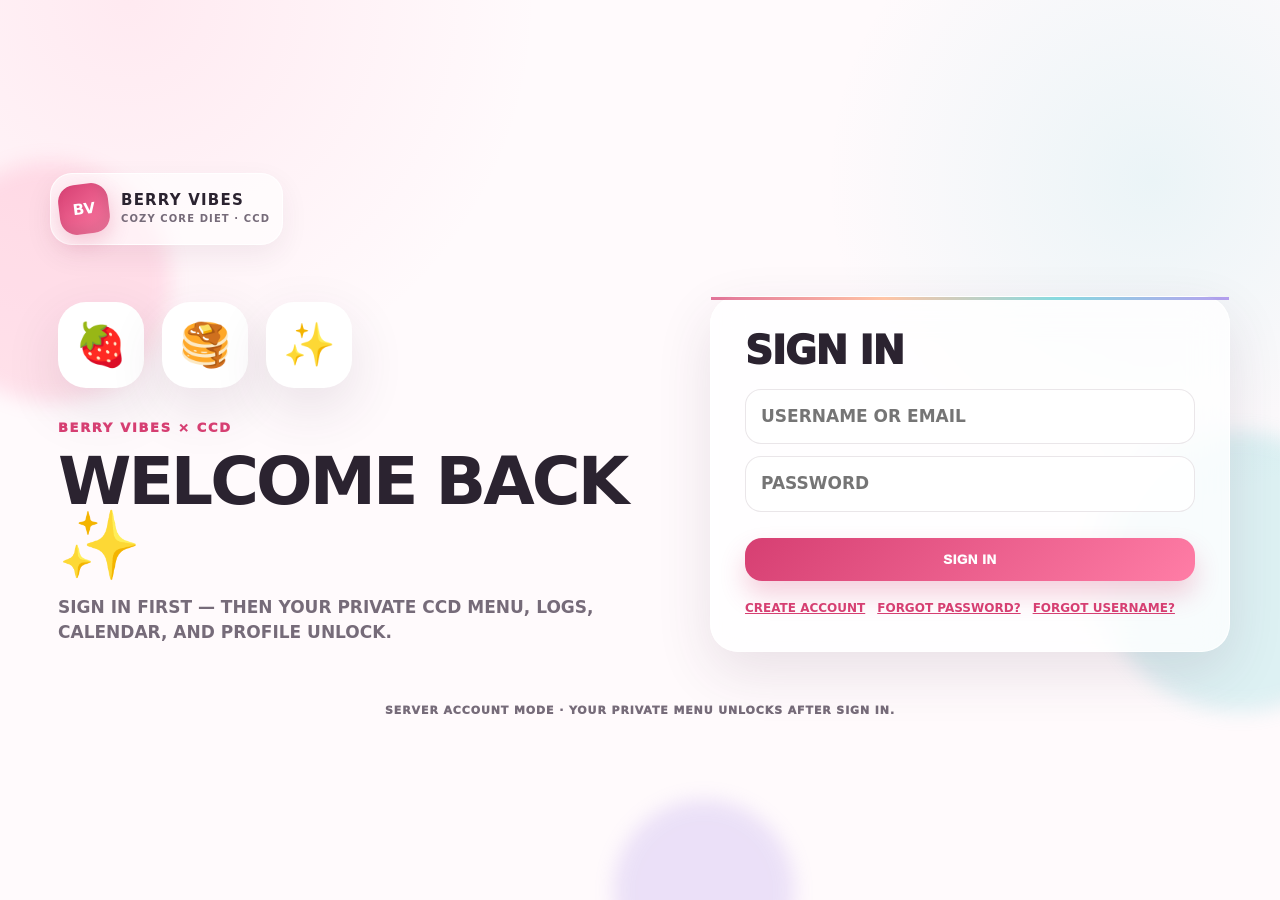
<file: index.html>
<!doctype html>
<html lang="en" data-theme="berry-cream">
<head>
<meta charset="utf-8"><meta name="viewport" content="width=device-width,initial-scale=1">
<meta name="description" content="Berry Vibes Studio Cozy Core Diet interactive website">
<title>Today · Berry Vibes CCD</title>
<link rel="stylesheet" href="style.css">
</head>
<body class="" data-page="index">
<div class="ambient ambient-a"></div><div class="ambient ambient-b"></div><div class="ambient ambient-c"></div>
<nav class="top-nav"><a class="brand" href="index.html"><span class="brand-orb">BV</span><span>BERRY VIBES × CCD</span></a><div class="nav-scroll"><a class="nav-link" href="index.html">TODAY</a><a class="nav-link" href="foods.html">FOOD</a><a class="nav-link" href="recipes.html">RECIPES</a><a class="nav-link" href="sotd.html">SOTD</a><a class="nav-link" href="exercise.html">MOVE</a><a class="nav-link" href="fasting.html">FASTING</a><a class="nav-link" href="restaurants.html">RESTAURANTS</a><a class="nav-link" href="grocery.html">GROCERY</a><a class="nav-link" href="battle.html">BATTLE</a><a class="nav-link" href="facts.html">FACTS</a><a class="nav-link" href="calendar.html">CALENDAR</a><a class="nav-link" href="period.html">PERIOD</a><a class="nav-link" href="social.html">SOCIAL</a><a class="nav-link" href="profile.html">PROFILE</a><a class="nav-link" href="settings.html">SETTINGS</a><a class="nav-link" href="about.html">ABOUT</a></div><a class="nav-auth" data-auth-link href="login.html">SIGN IN</a></nav>
<main class="page-shell">
<section class="homepage-cinematic" id="homepageCinematic" aria-label="Animated CCD visual gallery">
  <div id="heroGallerySlides" class="hero-gallery-slides"></div>
  <div class="hero-cinematic-shade"></div>
  <div class="hero-cinematic-content">
    <p class="hero-cinematic-kicker">BERRY VIBES × COZY CORE DIET</p>
    <h1 id="heroGalleryTitle">YOUR DAY, BUT VISUAL.</h1>
    <p id="heroGalleryMeta">FOOD · RECIPES · MOVEMENT · LITTLE MOMENTS</p>
    <div class="hero-cinematic-actions"><a class="btn hero-light" href="foods.html">OPEN FOOD LOG</a><a class="hero-watch" href="recipes.html"><span>▶</span> EXPLORE RECIPES</a></div>
  </div>
  <div class="hero-gallery-counter"><strong id="heroGalleryNumber">01</strong><span id="heroGalleryTotal">05</span></div>
  <div class="hero-gallery-controls"><button id="heroGalleryPrev" aria-label="Previous image">PREV</button><div id="heroGalleryDots" class="hero-gallery-dots"></div><button id="heroGalleryNext" aria-label="Next image">NEXT</button></div>
</section>

<section class="dashboard-hero kinetic-stage">
  <div class="hero-copy">
    <p class="eyebrow" id="dateLabel">TODAY</p>
    <h1 id="greeting">GOOD MORNING, DANIELLE ✨</h1>
    <p class="hero-sub">YOUR COZY CORE DIET CONTROL ROOM — LOG, MIX, MOVE, COMPARE, AND KEEP THE DAY VISUAL.</p>
    <div class="hero-actions"><a class="btn primary" href="foods.html">LOG FOOD</a><a class="btn ghost" href="recipes.html">OPEN RECIPE LAB</a></div>
  </div>
  <div class="orbit-scene" aria-hidden="true"><div class="orbit-ring ring-1"></div><div class="orbit-ring ring-2"></div><div class="float-chip chip-a">🥞</div><div class="float-chip chip-b">💧</div><div class="float-chip chip-c">🚶🏽‍♀️</div><div class="float-chip chip-d">🍪</div><div class="core-orb"><span>CCD</span><small>PLAY MODE</small></div></div>
</section>
<section class="metric-ribbon" id="todayMetrics"></section>
<section class="two-col dashboard-grid">
  <article class="glass-card tilt-card"><div class="section-kicker">HORIZONTAL MACRO VIEW</div><h2>MACROS SO FAR</h2><div id="macroBars" class="bar-stack"></div></article>
  <article class="glass-card tilt-card"><div class="section-kicker">HORIZONTAL FOOD PYRAMID</div><h2>CCD FOOD PYRAMID</h2><div id="pyramidBars" class="bar-stack"></div></article>
</section>
<section class="three-col">
  <article class="glass-card"><div class="section-kicker">WATER</div><h2>HYDRATION</h2><div class="water-stack"><div class="water-visual" id="waterVisual"></div><div><strong id="waterCount">0</strong><span>BOTTLES</span></div></div><div class="segmented"><button data-water="1">+1</button><button data-water="2">+2</button><button data-water="-1">−1</button></div></article>
  <article class="glass-card"><div class="section-kicker">MOVEMENT STAYS SEPARATE</div><h2>MOVE BURN</h2><div class="big-number" id="burnToday">0</div><p>KCAL ESTIMATED FROM TODAY'S LOGGED MOVEMENT.</p><a href="exercise.html" class="text-link">OPEN MOVEMENT →</a></article>
  <article class="glass-card"><div class="section-kicker">FASTING WINDOW</div><h2>LAST FAST</h2><div class="big-number smallish" id="fastSummary">—</div><p id="fastMeta">NO FAST LOGGED YET.</p><a href="fasting.html" class="text-link">LOG FAST →</a></article>
</section>
<section class="glass-card timeline-card"><div class="section-row"><div><div class="section-kicker">TODAY'S STORY</div><h2>LOG TIMELINE</h2></div><a class="btn tiny ghost" href="calendar.html">CALENDAR</a></div><div id="timeline" class="timeline"></div></section>
<section class="glass-card"><div class="section-row"><div><div class="section-kicker">REAL FOOD PHOTOGRAPHY</div><h2>QUICK FOOD PORTALS</h2></div><a class="text-link" href="foods.html">SEE ALL →</a></div><div id="photoPortal" class="photo-grid"></div></section>
<footer class="ccd-footer"><strong>LET’S MAKE...</strong><span>THE NEXT COZY THING 😋✨</span></footer>
</main>
<div id="toast" class="toast" aria-live="polite"></div>
<script src="config.js"></script><script src="data.js"></script><script src="script.js"></script>
</body></html>
</file>
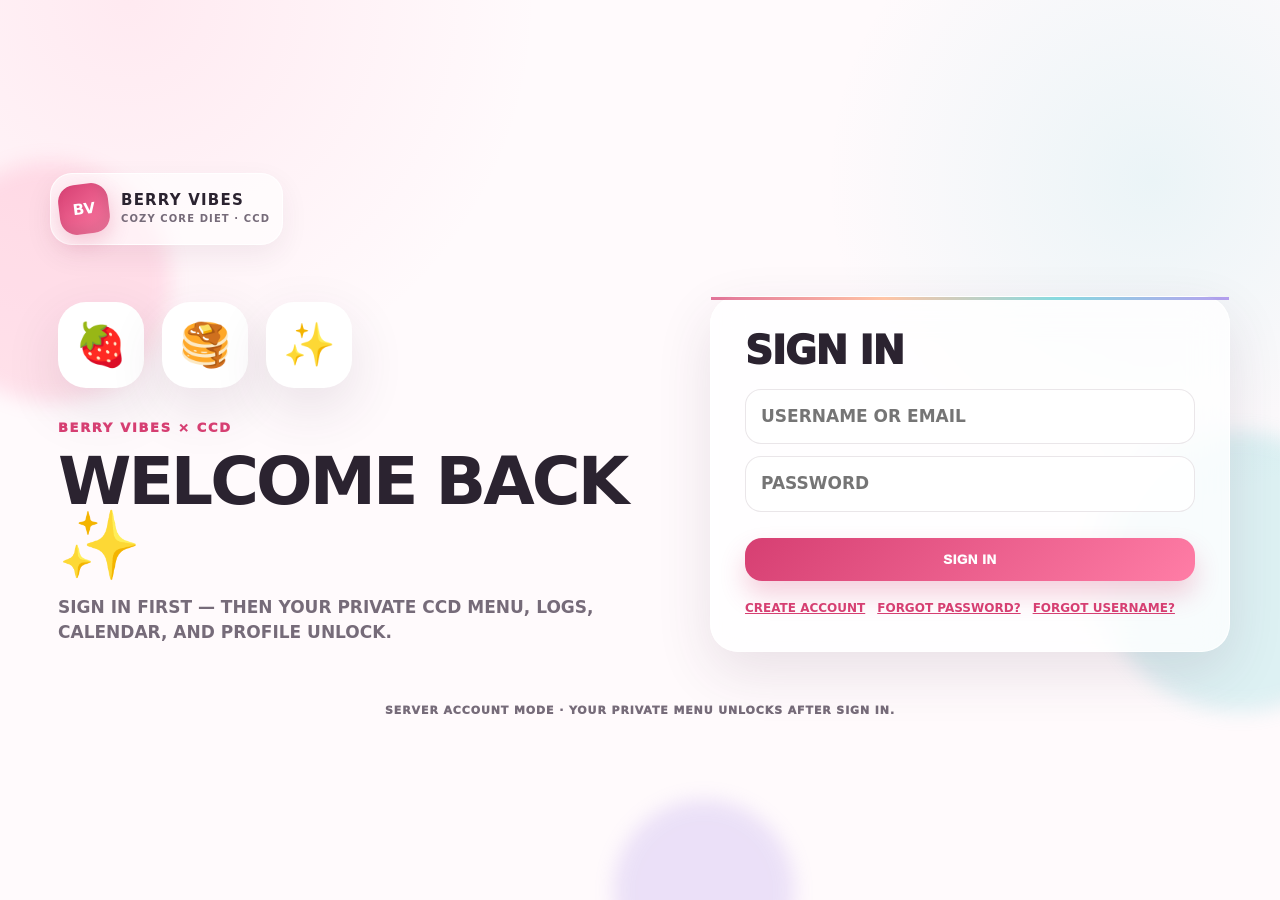
<file: about.html>
<!doctype html>
<html lang="en" data-theme="berry-cream">
<head>
<meta charset="utf-8"><meta name="viewport" content="width=device-width,initial-scale=1">
<meta name="description" content="Berry Vibes Studio Cozy Core Diet interactive website">
<title>About · Berry Vibes CCD</title>
<link rel="stylesheet" href="style.css">
</head>
<body class="" data-page="about">
<div class="ambient ambient-a"></div><div class="ambient ambient-b"></div><div class="ambient ambient-c"></div>
<nav class="top-nav"><a class="brand" href="index.html"><span class="brand-orb">BV</span><span>BERRY VIBES × CCD</span></a><div class="nav-scroll"><a class="nav-link" href="index.html">TODAY</a><a class="nav-link" href="foods.html">FOOD</a><a class="nav-link" href="recipes.html">RECIPES</a><a class="nav-link" href="sotd.html">SOTD</a><a class="nav-link" href="exercise.html">MOVE</a><a class="nav-link" href="fasting.html">FASTING</a><a class="nav-link" href="restaurants.html">RESTAURANTS</a><a class="nav-link" href="grocery.html">GROCERY</a><a class="nav-link" href="battle.html">BATTLE</a><a class="nav-link" href="facts.html">FACTS</a><a class="nav-link" href="calendar.html">CALENDAR</a><a class="nav-link" href="period.html">PERIOD</a><a class="nav-link" href="social.html">SOCIAL</a><a class="nav-link" href="profile.html">PROFILE</a><a class="nav-link" href="settings.html">SETTINGS</a><a class="nav-link" href="about.html">ABOUT</a></div><a class="nav-auth" data-auth-link href="login.html">SIGN IN</a></nav>
<main class="page-shell">
<section class="page-head"><p class="eyebrow">ABOUT BERRY VIBES × CCD</p><h1>COZY CORE DIET, BUT BUILT LIKE A PLAYGROUND 🎮🍓</h1></section>
<section class="two-col"><article class="glass-card"><h2>WHAT THIS WEBSITE DOES</h2><p class="large-copy">IT BRINGS YOUR FOOD + DRINK LOGS, RECOVERED CCD RECIPES, SOTD PRESETS, RESTAURANT FOODS, GROCERY PLANNING, FASTING, WATER, MOVEMENT, PHOTOS, RECIPE CARDS, AN EDITABLE CALENDAR, PERIOD TRACKING, SOCIAL POSTS, SETTINGS, AND FOOD BATTLES INTO ONE MULTI-PAGE WEBSITE.</p></article><article class="glass-card"><h2>THE DESIGN RULE</h2><p class="large-copy">THE INTERFACE IS CLEAN, BRIGHT, 3D, PLAYFUL, AND MOBILE-FRIENDLY — BUT NOT A TACKY GAME CLONE. THE TIME CONTROL IS A SCROLL WHEEL INPUT, NOT A TIMER.</p></article></section>
<section class="glass-card"><h2>DATA + NUTRITION</h2><p class="large-copy">KNOWN CCD / SOTD FOODS USE THE BUILT-IN ARCHIVE. HISTORICAL ITEMS WITHOUT FULL PRESERVED MACROS ARE LABELED AS AUTO ESTIMATES INSTEAD OF PRETENDING THE NUMBERS ARE VERIFIED. NEW RESTAURANT ITEMS ARE THE ONE PLACE WHERE YOU CAN TYPE NUTRITION MANUALLY.</p></section>
<section class="glass-card"><h2>ACCOUNT + BACKEND</h2><p class="large-copy">THE REPOSITORY INCLUDES A NODE BACKEND FOR SIGN-UP, SIGN-IN, PROFILE SAVING, RECOVERY CODES, IMAGE UPLOADS, LOG CREATE/EDIT/DELETE SYNC, AND SHARED SOCIAL POSTS / FOLLOWS / LIKES / COMMENTS BETWEEN BACKEND ACCOUNTS. GITHUB PAGES STILL WORKS BY ITSELF WITH BROWSER-LOCAL FALLBACK DATA.</p></section>
<footer class="ccd-footer"><strong>LET’S MAKE...</strong><span>A CCD WEBSITE THAT ACTUALLY FEELS FUN 😋✨</span></footer>
</main>
<div id="toast" class="toast" aria-live="polite"></div>
<script src="config.js"></script><script src="data.js"></script><script src="script.js"></script>
</body></html>
</file>
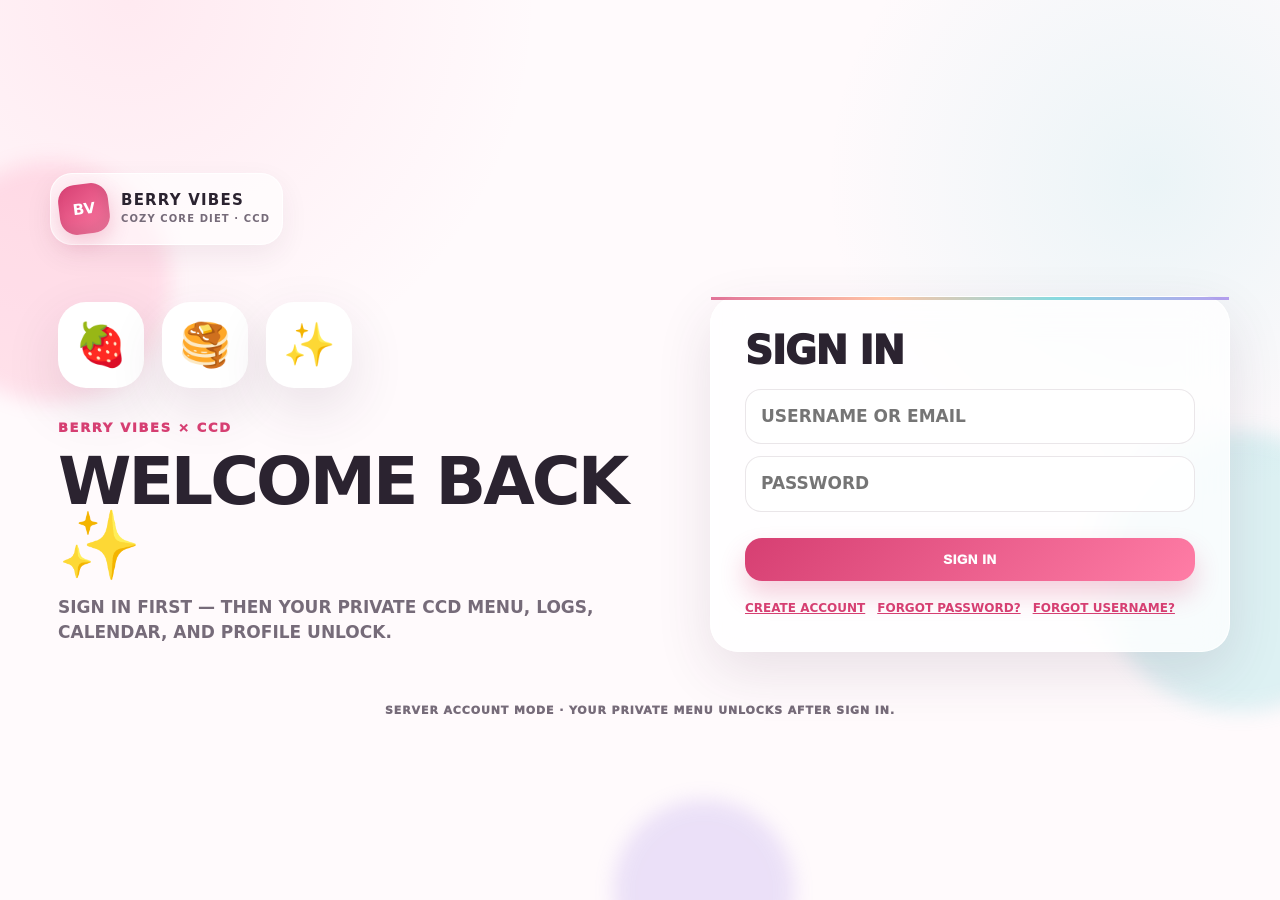
<file: battle.html>
<!doctype html>
<html lang="en" data-theme="berry-cream">
<head>
<meta charset="utf-8"><meta name="viewport" content="width=device-width,initial-scale=1">
<meta name="description" content="Berry Vibes Studio Cozy Core Diet interactive website">
<title>Food Battle · Berry Vibes CCD</title>
<link rel="stylesheet" href="style.css">
</head>
<body class="" data-page="battle">
<div class="ambient ambient-a"></div><div class="ambient ambient-b"></div><div class="ambient ambient-c"></div>
<nav class="top-nav"><a class="brand" href="index.html"><span class="brand-orb">BV</span><span>BERRY VIBES × CCD</span></a><div class="nav-scroll"><a class="nav-link" href="index.html">TODAY</a><a class="nav-link" href="foods.html">FOOD</a><a class="nav-link" href="recipes.html">RECIPES</a><a class="nav-link" href="sotd.html">SOTD</a><a class="nav-link" href="exercise.html">MOVE</a><a class="nav-link" href="fasting.html">FASTING</a><a class="nav-link" href="restaurants.html">RESTAURANTS</a><a class="nav-link" href="grocery.html">GROCERY</a><a class="nav-link" href="battle.html">BATTLE</a><a class="nav-link" href="facts.html">FACTS</a><a class="nav-link" href="calendar.html">CALENDAR</a><a class="nav-link" href="period.html">PERIOD</a><a class="nav-link" href="social.html">SOCIAL</a><a class="nav-link" href="profile.html">PROFILE</a><a class="nav-link" href="settings.html">SETTINGS</a><a class="nav-link" href="about.html">ABOUT</a></div><a class="nav-auth" data-auth-link href="login.html">SIGN IN</a></nav>
<main class="page-shell">
<section class="page-head"><p class="eyebrow">FOOD COMPARISON BATTLE</p><h1>CHOOSE TWO FOODS. PICK A METRIC. CROWN A WINNER. 👑</h1></section>
<section class="battle-console glass-card"><div class="battle-selectors"><select id="battleLeft" class="input"></select><div class="versus-orb">VS</div><select id="battleRight" class="input"></select></div><div class="segmented battle-metrics"><button data-battle-metric="calories" class="active">CALORIES</button><button data-battle-metric="protein">PROTEIN</button><button data-battle-metric="fiber">FIBER</button><button data-battle-metric="carbs">CARBS</button></div><div id="battleArena" class="battle-arena"></div><div id="battleWinner" class="winner-stage"></div></section>
<footer class="ccd-footer"><strong>LET’S MAKE...</strong><span>THE FOOD BATTLE DRAMATIC FOR NO REASON 😂👑</span></footer>
</main>
<div id="toast" class="toast" aria-live="polite"></div>
<script src="config.js"></script><script src="data.js"></script><script src="script.js"></script>
</body></html>
</file>
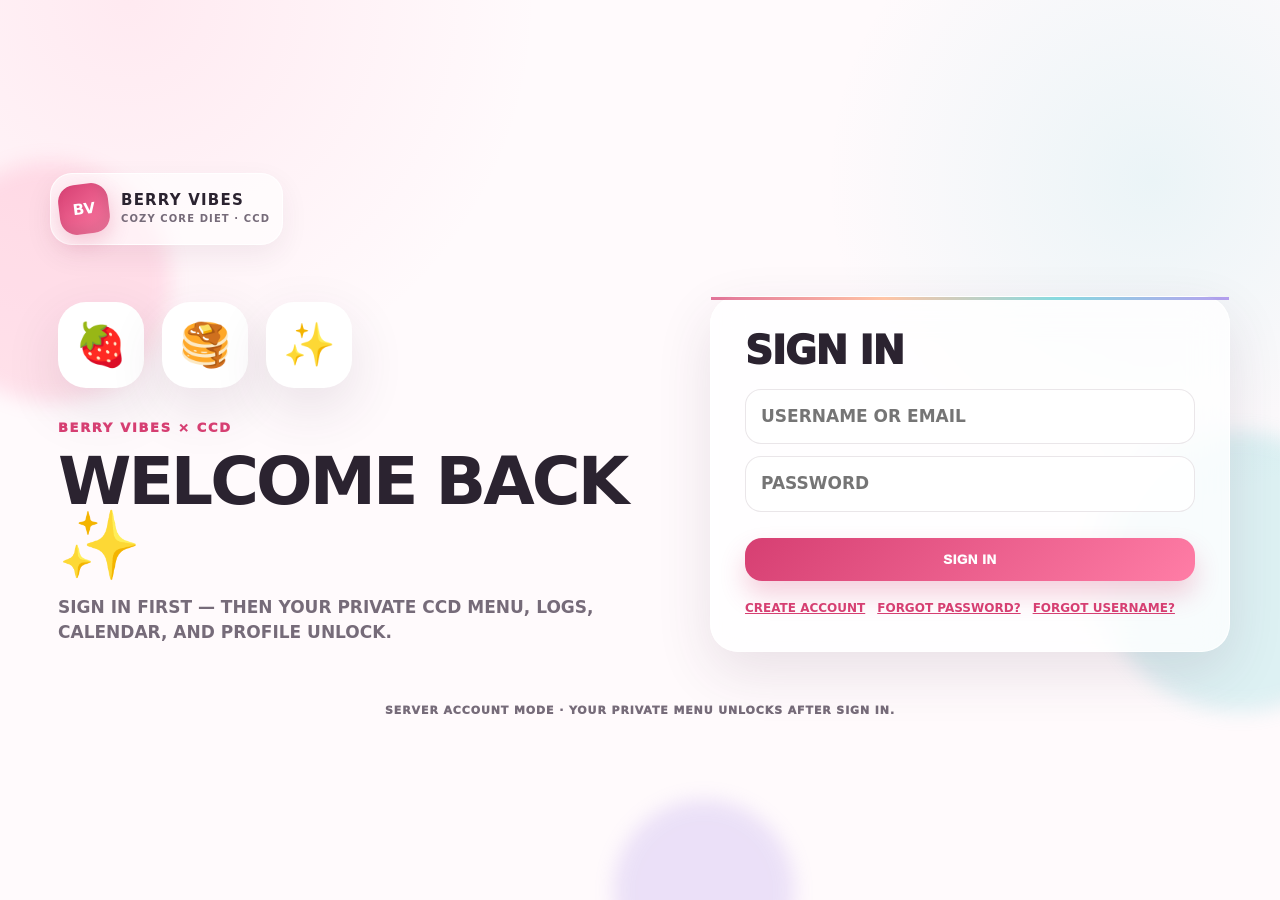
<file: calendar.html>
<!doctype html><html lang="en" data-theme="berry-cream"><head><meta charset="utf-8"><meta name="viewport" content="width=device-width,initial-scale=1"><meta name="description" content="Berry Vibes Studio Cozy Core Diet interactive website"><title>Calendar · Berry Vibes CCD</title><link rel="stylesheet" href="style.css"></head><body data-page="calendar"><div class="ambient ambient-a"></div><div class="ambient ambient-b"></div><div class="ambient ambient-c"></div><nav class="top-nav"><a class="brand" href="index.html"><span class="brand-orb">BV</span><span>BERRY VIBES × CCD</span></a><div class="nav-scroll"><a class="nav-link" href="index.html">TODAY</a><a class="nav-link" href="foods.html">FOOD</a><a class="nav-link" href="recipes.html">RECIPES</a><a class="nav-link" href="sotd.html">SOTD</a><a class="nav-link" href="exercise.html">MOVE</a><a class="nav-link" href="fasting.html">FASTING</a><a class="nav-link" href="restaurants.html">RESTAURANTS</a><a class="nav-link" href="grocery.html">GROCERY</a><a class="nav-link" href="battle.html">BATTLE</a><a class="nav-link" href="facts.html">FACTS</a><a class="nav-link" href="calendar.html">CALENDAR</a><a class="nav-link" href="period.html">PERIOD</a><a class="nav-link" href="social.html">SOCIAL</a><a class="nav-link" href="profile.html">PROFILE</a><a class="nav-link" href="settings.html">SETTINGS</a><a class="nav-link" href="about.html">ABOUT</a></div><a class="nav-auth" data-auth-link href="login.html">SIGN IN</a></nav><main class="page-shell"><section class="page-head"><p class="eyebrow">INTERACTIVE CALENDAR</p><h1>PLAN IT. EDIT IT. LOG IT. 📅✨</h1><p>FOOD, MOVEMENT, FASTING, RESTAURANTS, WATER AND YOUR OWN PLANS LIVE TOGETHER — WITH EDIT + DELETE CONTROLS.</p></section>
<section class="glass-card calendar-shell"><div class="calendar-head"><button id="calPrev" class="btn tiny ghost" type="button">←</button><h2 id="calTitle">MONTH</h2><button id="calNext" class="btn tiny ghost" type="button">→</button></div><div class="calendar-legend"><span><i class="legend-dot food"></i> FOOD</span><span><i class="legend-dot move"></i> MOVE</span><span><i class="legend-dot fast"></i> FAST</span><span><i class="legend-dot restaurant"></i> RESTAURANT</span><span><i class="legend-dot water"></i> WATER</span><span><i class="legend-dot plan"></i> PLAN</span></div><div class="weekdays"><span>SUN</span><span>MON</span><span>TUE</span><span>WED</span><span>THU</span><span>FRI</span><span>SAT</span></div><div id="calendarGrid" class="calendar-grid"></div></section>
<section class="two-col wide-left calendar-editor-layout"><article class="glass-card"><div class="section-kicker">SELECTED DAY</div><h2 id="selectedDayTitle">PICK A DATE</h2><div id="selectedDaySummary" class="day-summary-ribbon"></div><div id="selectedDayLogs" class="calendar-log-list"></div></article><aside class="glass-card sticky-card"><div class="section-kicker">PLAN SOMETHING</div><h2>ADD A PLAN</h2><input id="planTitle" class="input" placeholder="PLAN TITLE"><div class="form-grid"><select id="planType" class="input"><option value="meal">MEAL</option><option value="movement">MOVEMENT</option><option value="grocery">GROCERY</option><option value="recipe">RECIPE</option><option value="appointment">APPOINTMENT</option><option value="reminder">REMINDER</option><option value="other">OTHER</option></select><input id="planTime" class="input" type="time"></div><textarea id="planNote" class="input textarea" placeholder="NOTE · OPTIONAL"></textarea><button id="savePlanBtn" class="btn primary full">ADD TO SELECTED DAY</button><div class="section-kicker gap-top">WATER ON THIS DAY</div><div class="water-day-editor"><button id="waterDayMinus" class="icon-btn">−</button><strong id="selectedWaterCount">0 BOTTLES</strong><button id="waterDayPlus" class="icon-btn">+</button></div></aside></section>
<dialog id="calendarEditDialog" class="recipe-dialog"><button class="dialog-close" data-close-dialog="calendarEditDialog">×</button><div class="dialog-content"><div class="section-kicker">EDIT LOG</div><h2 id="calendarEditHeading">EDIT ENTRY</h2><input id="editLogName" class="input" placeholder="NAME"><div class="form-grid"><input id="editLogDate" class="input" type="date"><input id="editLogTime" class="input" placeholder="TIME · E.G. 11:30 AM"><input id="editLogCalories" class="input" type="number" min="0" step="1" placeholder="CALORIES"><input id="editLogBurn" class="input" type="number" min="0" step="1" placeholder="BURN"><input id="editLogProtein" class="input" type="number" min="0" step="0.1" placeholder="PROTEIN"><input id="editLogCarbs" class="input" type="number" min="0" step="0.1" placeholder="CARBS"><input id="editLogFat" class="input" type="number" min="0" step="0.1" placeholder="FAT"><input id="editLogFiber" class="input" type="number" min="0" step="0.1" placeholder="FIBER"></div><textarea id="editLogNote" class="input textarea" placeholder="NOTE"></textarea><button id="saveEditedLogBtn" class="btn primary full">SAVE CHANGES</button></div></dialog>
<footer class="ccd-footer"><strong>LET’S MAKE...</strong><span>THE MONTH ACTUALLY EDITABLE 📅💗</span></footer></main><div id="toast" class="toast" aria-live="polite"></div><script src="config.js"></script><script src="data.js"></script><script src="script.js"></script></body></html>
</file>
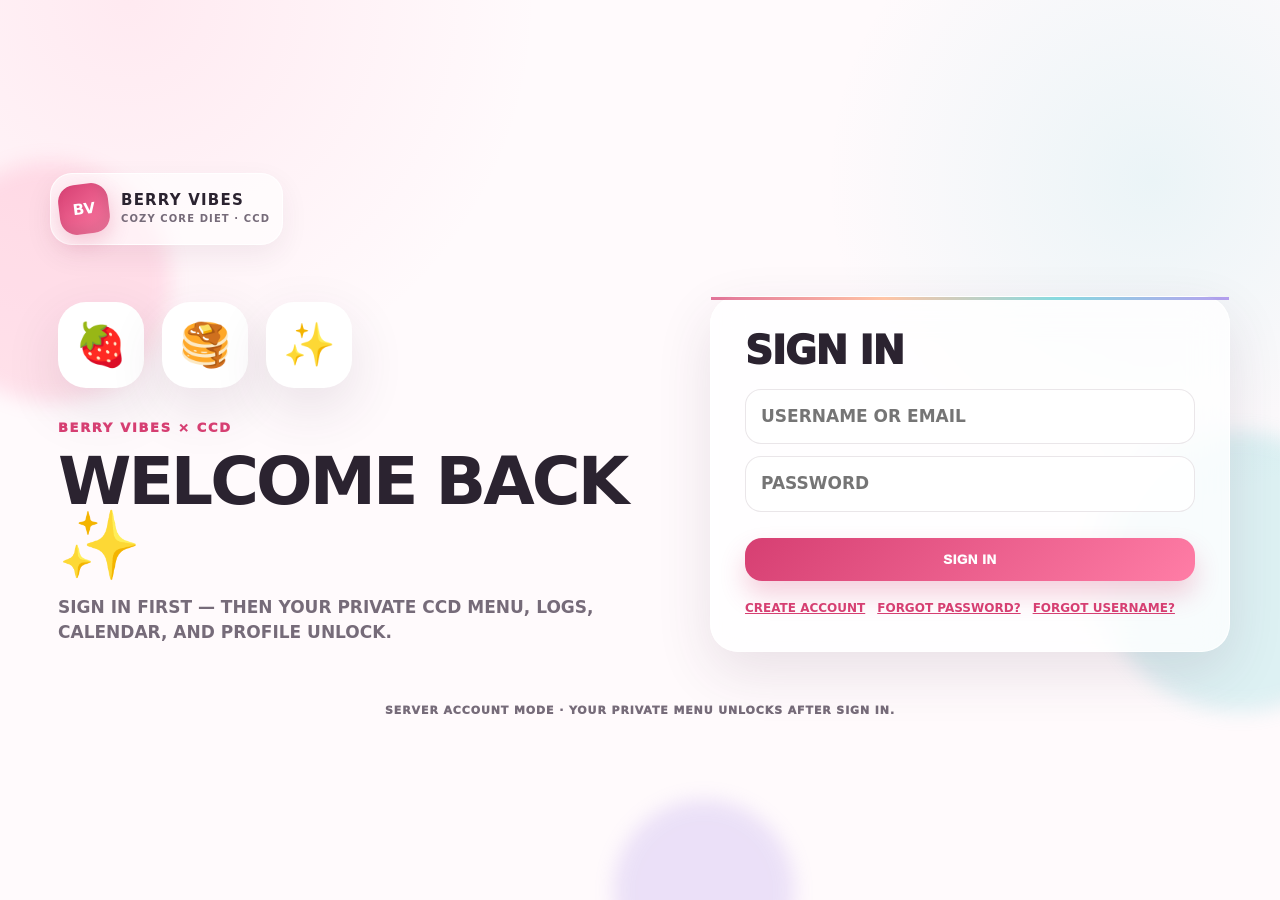
<file: exercise.html>
<!doctype html>
<html lang="en" data-theme="berry-cream">
<head>
<meta charset="utf-8"><meta name="viewport" content="width=device-width,initial-scale=1">
<meta name="description" content="Berry Vibes Studio Cozy Core Diet interactive website">
<title>Movement · Berry Vibes CCD</title>
<link rel="stylesheet" href="style.css">
</head>
<body class="" data-page="exercise">
<div class="ambient ambient-a"></div><div class="ambient ambient-b"></div><div class="ambient ambient-c"></div>
<nav class="top-nav"><a class="brand" href="index.html"><span class="brand-orb">BV</span><span>BERRY VIBES × CCD</span></a><div class="nav-scroll"><a class="nav-link" href="index.html">TODAY</a><a class="nav-link" href="foods.html">FOOD</a><a class="nav-link" href="recipes.html">RECIPES</a><a class="nav-link" href="sotd.html">SOTD</a><a class="nav-link" href="exercise.html">MOVE</a><a class="nav-link" href="fasting.html">FASTING</a><a class="nav-link" href="restaurants.html">RESTAURANTS</a><a class="nav-link" href="grocery.html">GROCERY</a><a class="nav-link" href="battle.html">BATTLE</a><a class="nav-link" href="facts.html">FACTS</a><a class="nav-link" href="calendar.html">CALENDAR</a><a class="nav-link" href="period.html">PERIOD</a><a class="nav-link" href="social.html">SOCIAL</a><a class="nav-link" href="profile.html">PROFILE</a><a class="nav-link" href="settings.html">SETTINGS</a><a class="nav-link" href="about.html">ABOUT</a></div><a class="nav-auth" data-auth-link href="login.html">SIGN IN</a></nav>
<main class="page-shell">
<section class="page-head"><p class="eyebrow">MOVEMENT</p><h1>PICK THE MOVE — CHOOSE START + FINISH TIME — DURATION AUTO-CALCULATES 💃🏽</h1><p>LOG THE REAL TIME WINDOW YOU EXERCISED. NO MANUAL DURATION OR CALORIE-BURN INPUT.</p></section>
<section class="two-col wide-left"><article class="glass-card"><div id="movementDeck" class="movement-deck"></div></article><aside class="glass-card sticky-card"><div class="section-kicker">MOVEMENT CONSOLE</div><div id="movementSelected" class="selected-food empty-state">PICK A MOVEMENT.</div>
<div class="movement-time-block gap-top">
  <div class="section-kicker">STARTED · WHAT TIME?</div>
  <div class="time-wheel compact-wheel" data-time-wheel id="movementStartTime" aria-label="Exercise start time"></div>
</div>
<div class="movement-time-block">
  <div class="section-kicker">FINISHED · WHAT TIME?</div>
  <div class="time-wheel compact-wheel" data-time-wheel data-offset-minutes="30" id="movementEndTime" aria-label="Exercise finish time"></div>
</div>
<div class="duration-console movement-duration-auto">
  <div class="duration-display"><strong id="movementDurationBig">30</strong><span>MINUTES TOTAL</span></div>
  <div class="time-range-readout"><span id="movementStartLabel">—</span><b>→</b><span id="movementEndLabel">—</span></div>
  <p class="duration-help">DURATION IS CALCULATED AUTOMATICALLY FROM YOUR START AND FINISH TIMES.</p>
</div>
<div class="burn-meter"><strong id="movementBurn">0</strong><span>EST. KCAL · AUTO FROM DURATION</span></div>
<button id="logMovementBtn" class="btn primary full">LOG MOVEMENT ✨</button></aside></section>
<section class="glass-card"><div class="section-kicker">TODAY'S MOVEMENT</div><h2>SEPARATE FROM MAINTENANCE GAP</h2><div id="movementHistory" class="mini-log-grid"></div></section>
<footer class="ccd-footer"><strong>LET’S MAKE...</strong><span>MOVEMENT FEEL PLAYABLE 🎵🩰</span></footer>
</main>
<div id="toast" class="toast" aria-live="polite"></div>
<script src="config.js"></script><script src="data.js"></script><script src="script.js"></script>
</body></html>
</file>
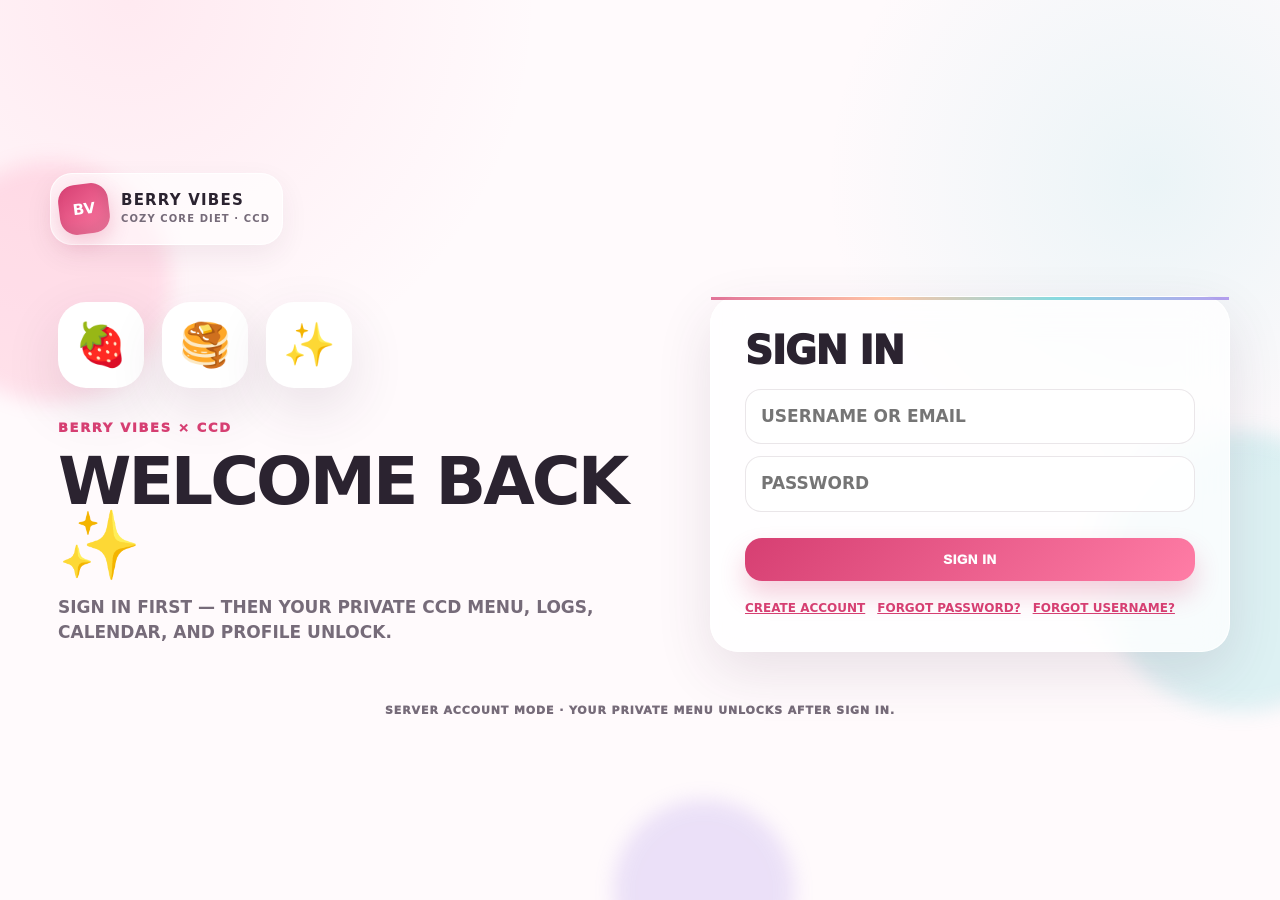
<file: facts.html>
<!doctype html>
<html lang="en" data-theme="berry-cream">
<head>
<meta charset="utf-8"><meta name="viewport" content="width=device-width,initial-scale=1">
<meta name="description" content="Berry Vibes Studio Cozy Core Diet interactive website">
<title>Facts · Berry Vibes CCD</title>
<link rel="stylesheet" href="style.css">
</head>
<body class="" data-page="facts">
<div class="ambient ambient-a"></div><div class="ambient ambient-b"></div><div class="ambient ambient-c"></div>
<nav class="top-nav"><a class="brand" href="index.html"><span class="brand-orb">BV</span><span>BERRY VIBES × CCD</span></a><div class="nav-scroll"><a class="nav-link" href="index.html">TODAY</a><a class="nav-link" href="foods.html">FOOD</a><a class="nav-link" href="recipes.html">RECIPES</a><a class="nav-link" href="sotd.html">SOTD</a><a class="nav-link" href="exercise.html">MOVE</a><a class="nav-link" href="fasting.html">FASTING</a><a class="nav-link" href="restaurants.html">RESTAURANTS</a><a class="nav-link" href="grocery.html">GROCERY</a><a class="nav-link" href="battle.html">BATTLE</a><a class="nav-link" href="facts.html">FACTS</a><a class="nav-link" href="calendar.html">CALENDAR</a><a class="nav-link" href="period.html">PERIOD</a><a class="nav-link" href="social.html">SOCIAL</a><a class="nav-link" href="profile.html">PROFILE</a><a class="nav-link" href="settings.html">SETTINGS</a><a class="nav-link" href="about.html">ABOUT</a></div><a class="nav-auth" data-auth-link href="login.html">SIGN IN</a></nav>
<main class="page-shell">
<section class="page-head"><p class="eyebrow">DAILY CCD LINES</p><h1>THREE DAILY RECIPE LINES + THREE MOVEMENT LINES 💡</h1><p>THE DAILY SET CHANGES WITH THE DATE. YOU CAN ALSO PICK A RECIPE OR MOVEMENT FOR ITS OWN THREE-LINER SET.</p></section>
<section class="two-col"><article class="glass-card"><div class="section-kicker">TODAY'S RECIPE THREE</div><div id="dailyRecipeFacts" class="fact-stack"></div></article><article class="glass-card"><div class="section-kicker">TODAY'S MOVEMENT THREE</div><div id="dailyMovementFacts" class="fact-stack"></div></article></section>
<section class="two-col"><article class="glass-card"><h2>PICK A RECIPE</h2><select id="factRecipeSelect" class="input"></select><div id="selectedRecipeFacts" class="fact-stack"></div></article><article class="glass-card"><h2>PICK A MOVEMENT</h2><select id="factMovementSelect" class="input"></select><div id="selectedMovementFacts" class="fact-stack"></div></article></section>
<footer class="ccd-footer"><strong>LET’S MAKE...</strong><span>THE LITTLE DETAILS FUN ✨</span></footer>
</main>
<div id="toast" class="toast" aria-live="polite"></div>
<script src="config.js"></script><script src="data.js"></script><script src="script.js"></script>
</body></html>
</file>
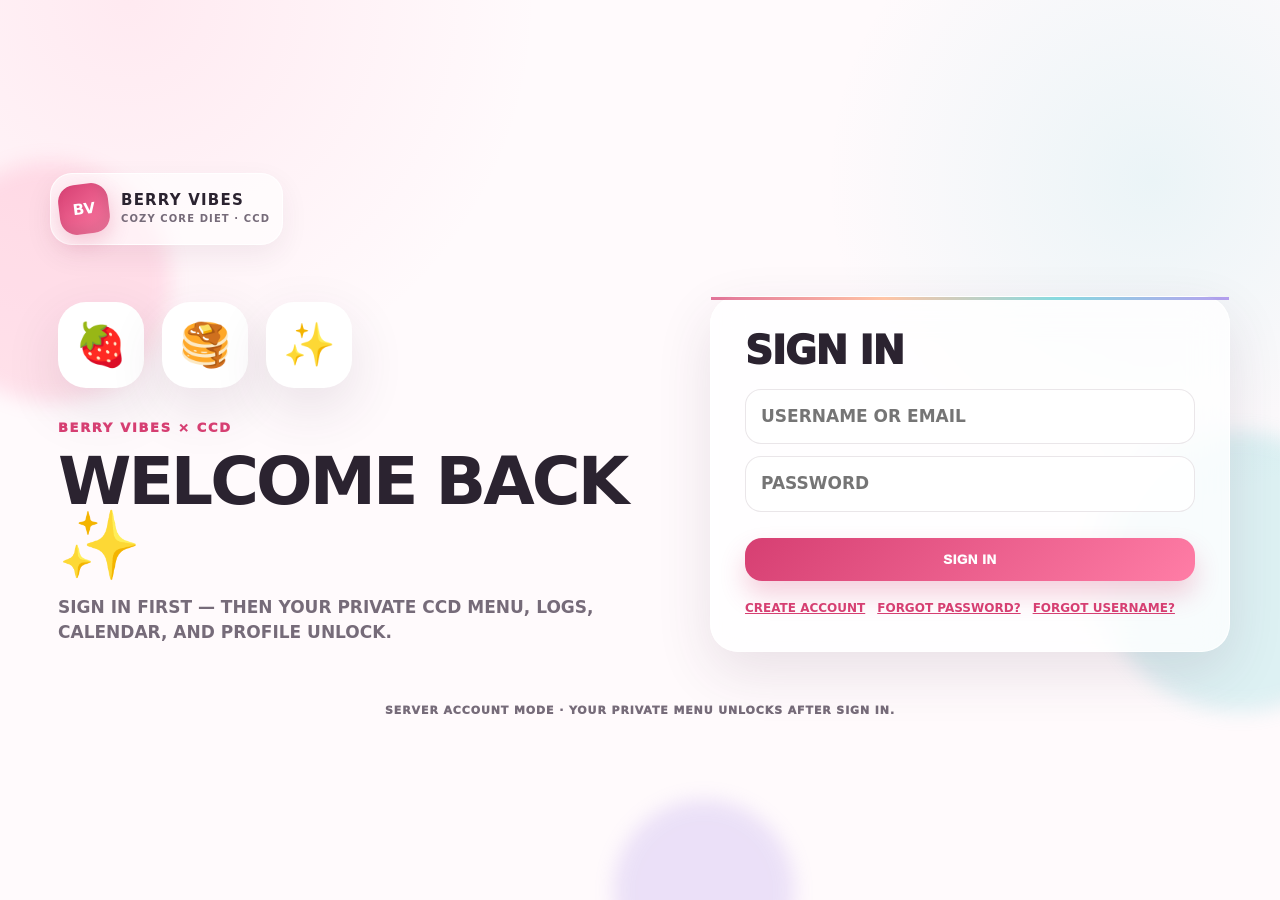
<file: fasting.html>
<!doctype html>
<html lang="en" data-theme="berry-cream">
<head>
<meta charset="utf-8"><meta name="viewport" content="width=device-width,initial-scale=1">
<meta name="description" content="Berry Vibes Studio Cozy Core Diet interactive website">
<title>Fasting · Berry Vibes CCD</title>
<link rel="stylesheet" href="style.css">
</head>
<body class="" data-page="fasting">
<div class="ambient ambient-a"></div><div class="ambient ambient-b"></div><div class="ambient ambient-c"></div>
<nav class="top-nav"><a class="brand" href="index.html"><span class="brand-orb">BV</span><span>BERRY VIBES × CCD</span></a><div class="nav-scroll"><a class="nav-link" href="index.html">TODAY</a><a class="nav-link" href="foods.html">FOOD</a><a class="nav-link" href="recipes.html">RECIPES</a><a class="nav-link" href="sotd.html">SOTD</a><a class="nav-link" href="exercise.html">MOVE</a><a class="nav-link" href="fasting.html">FASTING</a><a class="nav-link" href="restaurants.html">RESTAURANTS</a><a class="nav-link" href="grocery.html">GROCERY</a><a class="nav-link" href="battle.html">BATTLE</a><a class="nav-link" href="facts.html">FACTS</a><a class="nav-link" href="calendar.html">CALENDAR</a><a class="nav-link" href="period.html">PERIOD</a><a class="nav-link" href="social.html">SOCIAL</a><a class="nav-link" href="profile.html">PROFILE</a><a class="nav-link" href="settings.html">SETTINGS</a><a class="nav-link" href="about.html">ABOUT</a></div><a class="nav-auth" data-auth-link href="login.html">SIGN IN</a></nav>
<main class="page-shell">
<section class="page-head"><p class="eyebrow">FASTING</p><h1>FASTING WINDOW LOG — NO COUNTDOWN TIMER ⏳</h1><p>CHOOSE A FAST TYPE, THEN USE THE SAME SCROLL-WHEEL TIME INPUT FOR START + BREAK.</p></section>
<section class="glass-card"><div id="fastPresetDeck" class="fast-preset-deck"></div></section>
<section class="two-col"><article class="glass-card"><div class="section-kicker">FAST START</div><h2>WHEN DID IT START?</h2><div class="time-wheel" data-time-wheel id="fastStartTime"></div><input id="fastStartDate" class="input" type="date"><button id="saveFastStartBtn" class="btn secondary full">SAVE START</button></article><article class="glass-card"><div class="section-kicker">BREAK FAST</div><h2>WHEN DID YOU BREAK IT?</h2><div class="time-wheel" data-time-wheel id="fastBreakTime"></div><input id="fastBreakDate" class="input" type="date"><button id="saveFastBreakBtn" class="btn primary full">LOG BREAK + CALCULATE</button></article></section>
<section class="glass-card"><div class="section-kicker">FAST HISTORY</div><div id="fastHistory" class="mini-log-grid"></div></section>
<footer class="ccd-footer"><strong>LET’S MAKE...</strong><span>TIME INPUT SMOOTH, NOT BORING ✨</span></footer>
</main>
<div id="toast" class="toast" aria-live="polite"></div>
<script src="config.js"></script><script src="data.js"></script><script src="script.js"></script>
</body></html>
</file>
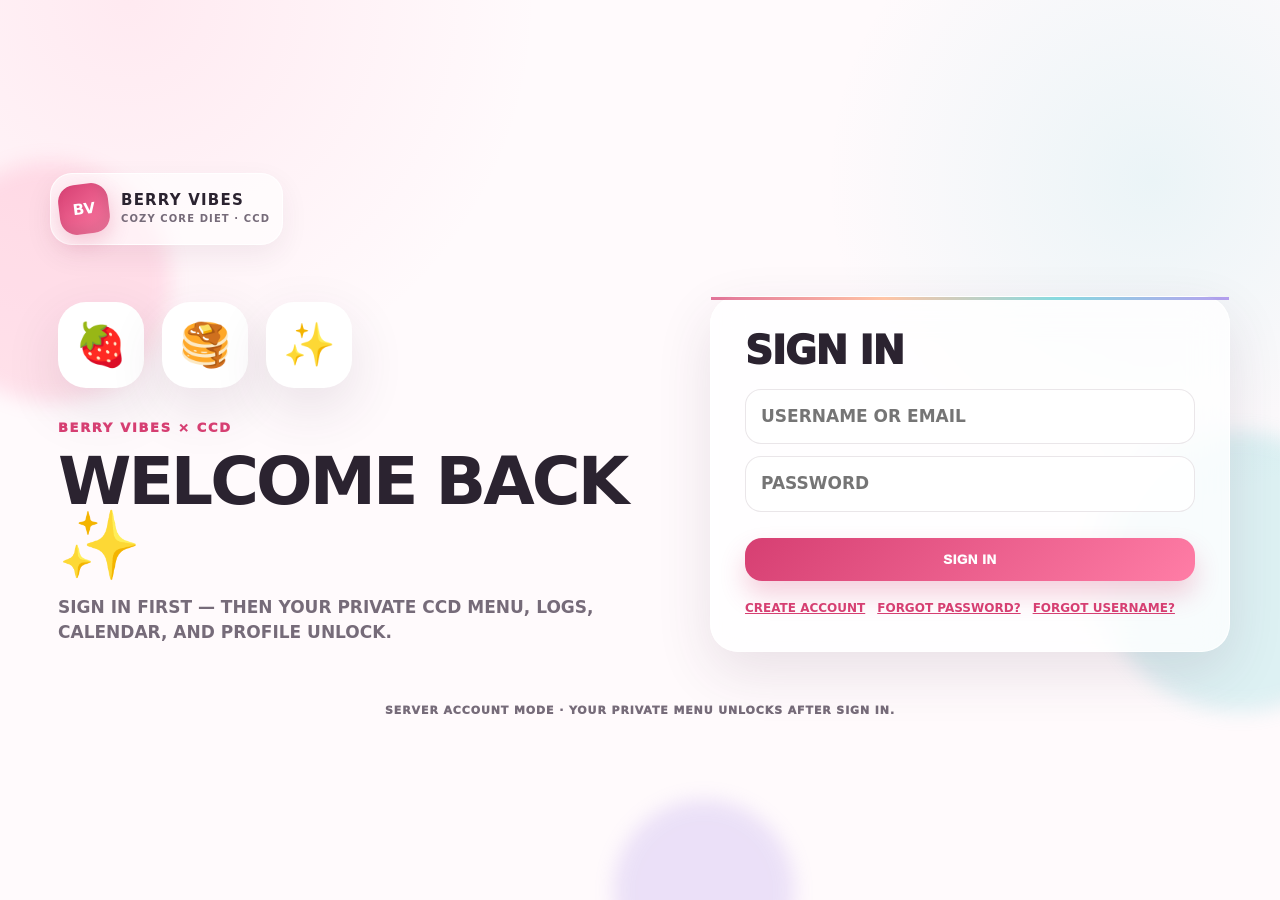
<file: foods.html>
<!doctype html>
<html lang="en" data-theme="berry-cream">
<head>
<meta charset="utf-8"><meta name="viewport" content="width=device-width,initial-scale=1">
<meta name="description" content="Berry Vibes Studio Cozy Core Diet interactive website">
<title>Food Log · Berry Vibes CCD</title>
<link rel="stylesheet" href="style.css">
</head>
<body class="" data-page="foods">
<div class="ambient ambient-a"></div><div class="ambient ambient-b"></div><div class="ambient ambient-c"></div>
<nav class="top-nav"><a class="brand" href="index.html"><span class="brand-orb">BV</span><span>BERRY VIBES × CCD</span></a><div class="nav-scroll"><a class="nav-link" href="index.html">TODAY</a><a class="nav-link" href="foods.html">FOOD</a><a class="nav-link" href="recipes.html">RECIPES</a><a class="nav-link" href="sotd.html">SOTD</a><a class="nav-link" href="exercise.html">MOVE</a><a class="nav-link" href="fasting.html">FASTING</a><a class="nav-link" href="restaurants.html">RESTAURANTS</a><a class="nav-link" href="grocery.html">GROCERY</a><a class="nav-link" href="battle.html">BATTLE</a><a class="nav-link" href="facts.html">FACTS</a><a class="nav-link" href="calendar.html">CALENDAR</a><a class="nav-link" href="period.html">PERIOD</a><a class="nav-link" href="social.html">SOCIAL</a><a class="nav-link" href="profile.html">PROFILE</a><a class="nav-link" href="settings.html">SETTINGS</a><a class="nav-link" href="about.html">ABOUT</a></div><a class="nav-auth" data-auth-link href="login.html">SIGN IN</a></nav>
<main class="page-shell">
<section class="page-head"><p class="eyebrow">FOOD LOG</p><h1>SCROLL THE TIME. PICK THE FOOD. LOG IT. 🍽️</h1><p>KNOWN CCD FOODS USE BUILT-IN NUTRITION — NO MANUAL MACRO TYPING.</p></section>
<section class="two-col wide-left food-log-layout">
 <article class="glass-card food-picker-card"><div class="section-kicker">1 · PICK A FOOD</div><div class="search-row"><input id="foodSearch" class="input" placeholder="SEARCH 220 RECOVERED CCD / FOOD ENTRIES"><select id="mealSlot" class="input" aria-label="Choose meal type"><option value="BREAKFAST">BREAKFAST</option><option value="LUNCH">LUNCH</option><option value="SNACK">SNACK</option><option value="SOTD">SOTD</option><option value="DINNER">DINNER</option></select></div><div id="mealFilterStatus" class="meal-filter-status" aria-live="polite"></div><div id="foodResults" class="food-deck"></div></article>
 <aside class="glass-card sticky-card food-detail-card"><div class="section-kicker">2 · LOG DETAILS</div><div id="selectedFood" class="selected-food empty-state">CHOOSE A FOOD CARD.</div><label class="field-label">SERVINGS <span id="foodServingLabel">1.0×</span></label><input id="foodServing" type="range" min="0.25" max="4" step="0.25" value="1"><div id="foodNutritionPreview" class="mini-macros"></div><div class="section-kicker gap-top">3 · DRINK WITH THIS FOOD · OPTIONAL</div>
<div class="drink-console">
  <select id="drinkPreset" class="input" aria-label="Drink with this food">
    <option value="none">NO DRINK</option>
    <option value="water">WATER</option>
    <option value="cinnamon-coffee">HOT CINNAMON COFFEE</option>
    <option value="orange-juice">ORANGE JUICE</option>
    <option value="skim-milk">SKIM MILK</option>
    <option value="custom">OTHER / CUSTOM DRINK</option>
  </select>
  <div id="drinkPresetFields" class="drink-preset-fields" hidden>
    <label class="field-label">DRINK SERVING <span id="drinkServingLabel">1.0×</span></label>
    <input id="drinkServing" type="range" min="0.5" max="3" step="0.5" value="1">
    <div id="drinkNutritionPreview" class="mini-macros drink-macros"></div>
  </div>
  <div id="drinkCustomFields" class="drink-custom-fields" hidden>
    <input id="drinkCustomName" class="input" placeholder="DRINK NAME · E.G. HOMEMADE ICED TEA">
    <input id="drinkCustomAmount" class="input" placeholder="AMOUNT · E.G. 1 BOTTLE, 1/2 CUP, 12 OZ">
  </div>
  <div id="drinkSummary" class="drink-summary">NO DRINK ADDED.</div>
</div>
<div class="section-kicker gap-top">4 · RECIPE MODIFICATION · OPTIONAL</div>
<div class="recipe-change-console">
  <label class="recipe-change-label" for="recipeChangeNote">THE ONLY THING I CHANGED FROM THE RECIPE I CREATED WAS....</label>
  <textarea id="recipeChangeNote" class="input textarea" maxlength="800" placeholder="EXAMPLE: I USED A WHOLE EGG, ADDED CINNAMON, AND USED 2 TBSP SOUR CREAM INSTEAD."></textarea>
  <input id="modifiedRecipeName" class="input" placeholder="OPTIONAL NAME FOR THIS VERSION · E.G. CINNAMON SOUR-CREAM PANCAKES">
  <div class="segmented recipe-change-actions"><button id="saveModifiedRecipeBtn" class="btn secondary">SAVE MODIFIED VERSION</button><button id="clearRecipeChangeBtn" class="btn ghost">CLEAR</button></div>
</div>
<div class="section-kicker gap-top">5 · WHEN?</div><div class="time-wheel" data-time-wheel id="foodTime"></div><div class="section-kicker gap-top">6 · OPTIONAL FOOD / RECIPE-CARD PHOTOS</div><label class="upload-zone">📸 FOOD PHOTO<input id="foodPhoto" type="file" accept="image/*"></label><label class="upload-zone">🗂️ RECIPE CARD IMAGE<input id="recipeCardPhoto" type="file" accept="image/*"></label><div id="uploadPreview" class="upload-preview"></div><button id="logFoodBtn" class="btn primary full">LOG FOOD + DRINK ✨</button></aside>
</section>
<section class="glass-card"><div class="section-row"><div><div class="section-kicker">MY MODIFIED RECIPES</div><h2>VERSIONS I ACTUALLY MADE</h2></div><span class="gallery-note">EDIT · LOAD · DELETE</span></div><div id="modifiedRecipeVault" class="modified-recipe-grid"></div></section>
<section class="glass-card"><div class="section-kicker">RECENT FOOD LOGS</div><h2>YOUR LATEST BITES</h2><div id="recentFoods" class="mini-log-grid"></div></section>
<footer class="ccd-footer"><strong>LET’S MAKE...</strong><span>THE FOOD LOG FEEL LIKE A LITTLE GAME 🎮🍴</span></footer>
</main>
<div id="toast" class="toast" aria-live="polite"></div>
<script src="config.js"></script><script src="data.js"></script><script src="script.js"></script>
</body></html>
</file>
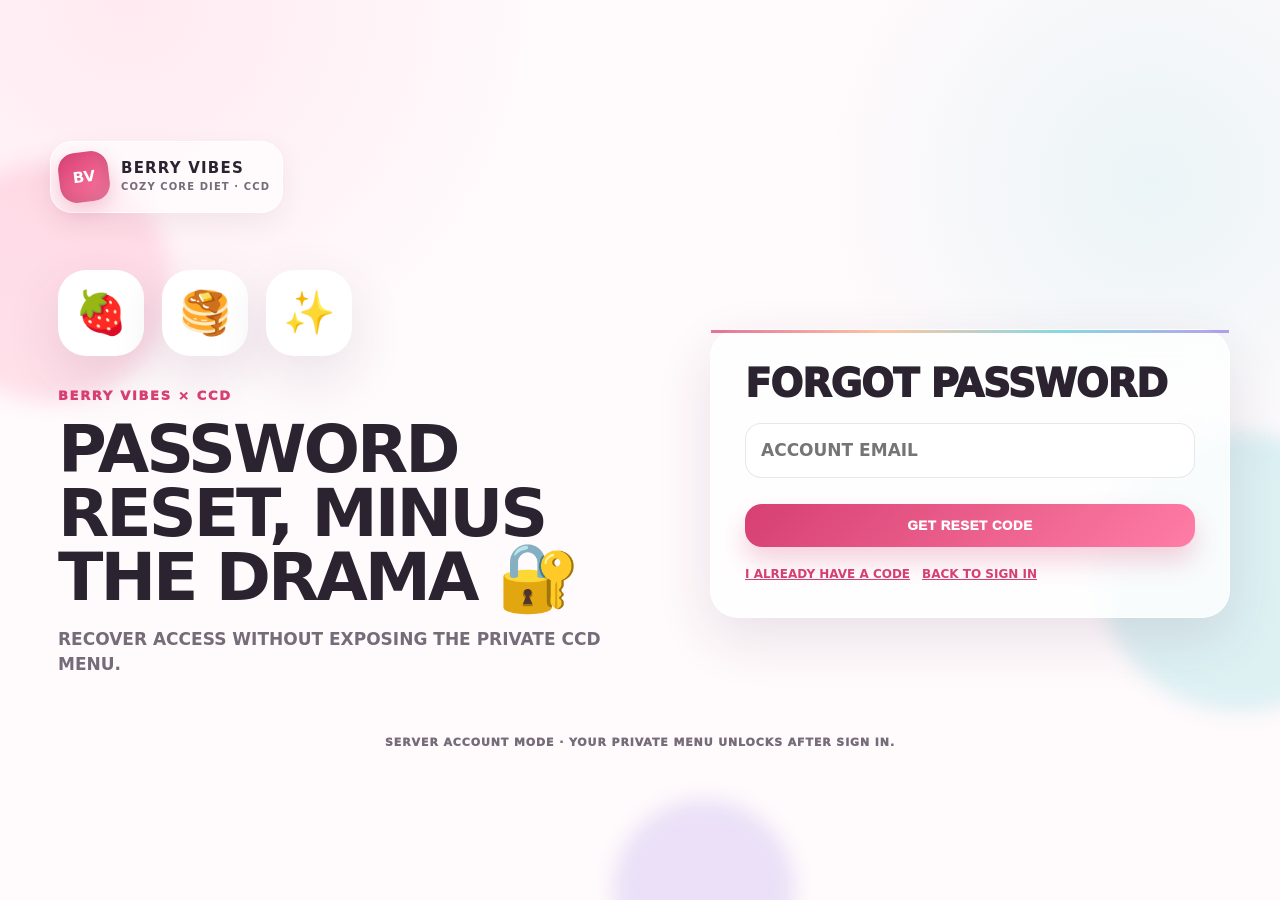
<file: forgot-password.html>
<!doctype html>
<html lang="en" data-theme="berry-cream">
<head>
<meta charset="utf-8"><meta name="viewport" content="width=device-width,initial-scale=1">
<meta name="description" content="Berry Vibes Studio Cozy Core Diet interactive website">
<title>FORGOT PASSWORD · Berry Vibes CCD</title>
<link rel="stylesheet" href="style.css">
</head>
<body class="auth-page" data-page="forgot-password">
<div class="ambient ambient-a"></div><div class="ambient ambient-b"></div><div class="ambient ambient-c"></div>
<main class="auth-page-shell">
  <a class="auth-brand-lockup" href="login.html" aria-label="Berry Vibes CCD sign in">
    <span class="brand-orb auth-brand-orb">BV</span>
    <span class="auth-brand-copy"><strong>BERRY VIBES</strong><small>COZY CORE DIET · CCD</small></span>
  </a>
  <section class="auth-shell">
    <div class="auth-art">
      <div class="auth-orbit" aria-hidden="true"><span>🍓</span><span>🥞</span><span>✨</span></div>
      <p class="eyebrow">BERRY VIBES × CCD</p>
      <h1>PASSWORD RESET, MINUS THE DRAMA 🔐</h1>
      <p>RECOVER ACCESS WITHOUT EXPOSING THE PRIVATE CCD MENU.</p>
    </div>
    <article class="glass-card auth-card"><h2>FORGOT PASSWORD</h2><form id="forgotPasswordForm" class="auth-form"><input id="recoveryEmail" class="input" type="email" autocomplete="email" placeholder="ACCOUNT EMAIL" required><button class="btn primary full" type="submit">GET RESET CODE</button></form><div class="auth-links"><a href="reset-password.html">I ALREADY HAVE A CODE</a><a href="login.html">BACK TO SIGN IN</a></div><div id="authMessage" class="auth-message" aria-live="polite"></div></article>
  </section>
  <p class="auth-mode-note" id="authModeNote">YOUR MENU UNLOCKS ONLY AFTER YOU SIGN IN.</p>
</main>
<div id="toast" class="toast" aria-live="polite"></div>
<script src="config.js"></script><script src="data.js"></script><script src="script.js"></script>
</body></html>
</file>
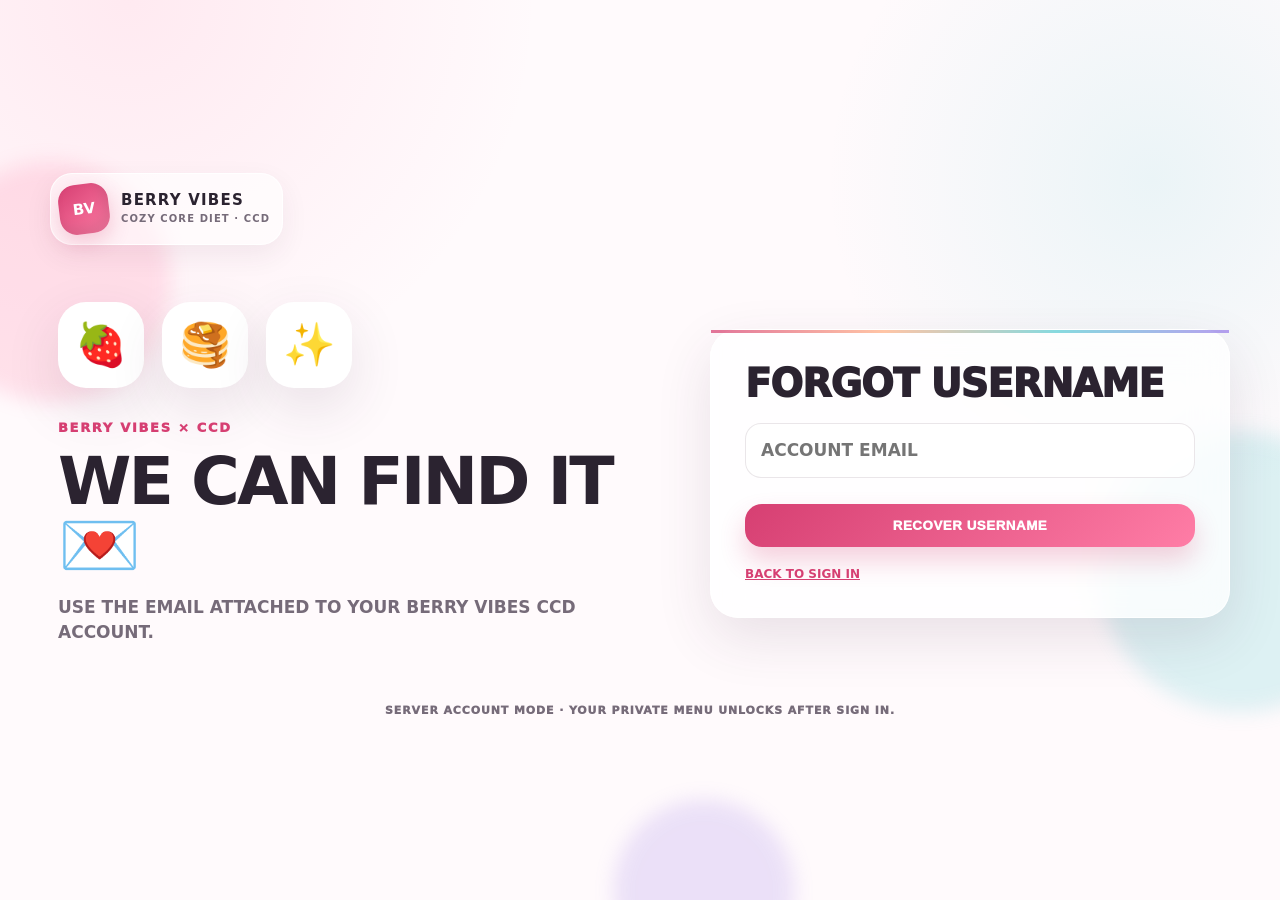
<file: forgot-username.html>
<!doctype html>
<html lang="en" data-theme="berry-cream">
<head>
<meta charset="utf-8"><meta name="viewport" content="width=device-width,initial-scale=1">
<meta name="description" content="Berry Vibes Studio Cozy Core Diet interactive website">
<title>FORGOT USERNAME · Berry Vibes CCD</title>
<link rel="stylesheet" href="style.css">
</head>
<body class="auth-page" data-page="forgot-username">
<div class="ambient ambient-a"></div><div class="ambient ambient-b"></div><div class="ambient ambient-c"></div>
<main class="auth-page-shell">
  <a class="auth-brand-lockup" href="login.html" aria-label="Berry Vibes CCD sign in">
    <span class="brand-orb auth-brand-orb">BV</span>
    <span class="auth-brand-copy"><strong>BERRY VIBES</strong><small>COZY CORE DIET · CCD</small></span>
  </a>
  <section class="auth-shell">
    <div class="auth-art">
      <div class="auth-orbit" aria-hidden="true"><span>🍓</span><span>🥞</span><span>✨</span></div>
      <p class="eyebrow">BERRY VIBES × CCD</p>
      <h1>WE CAN FIND IT 💌</h1>
      <p>USE THE EMAIL ATTACHED TO YOUR BERRY VIBES CCD ACCOUNT.</p>
    </div>
    <article class="glass-card auth-card"><h2>FORGOT USERNAME</h2><form id="forgotUsernameForm" class="auth-form"><input id="usernameRecoveryEmail" class="input" type="email" autocomplete="email" placeholder="ACCOUNT EMAIL" required><button class="btn primary full" type="submit">RECOVER USERNAME</button></form><div class="auth-links"><a href="login.html">BACK TO SIGN IN</a></div><div id="authMessage" class="auth-message" aria-live="polite"></div></article>
  </section>
  <p class="auth-mode-note" id="authModeNote">YOUR MENU UNLOCKS ONLY AFTER YOU SIGN IN.</p>
</main>
<div id="toast" class="toast" aria-live="polite"></div>
<script src="config.js"></script><script src="data.js"></script><script src="script.js"></script>
</body></html>
</file>
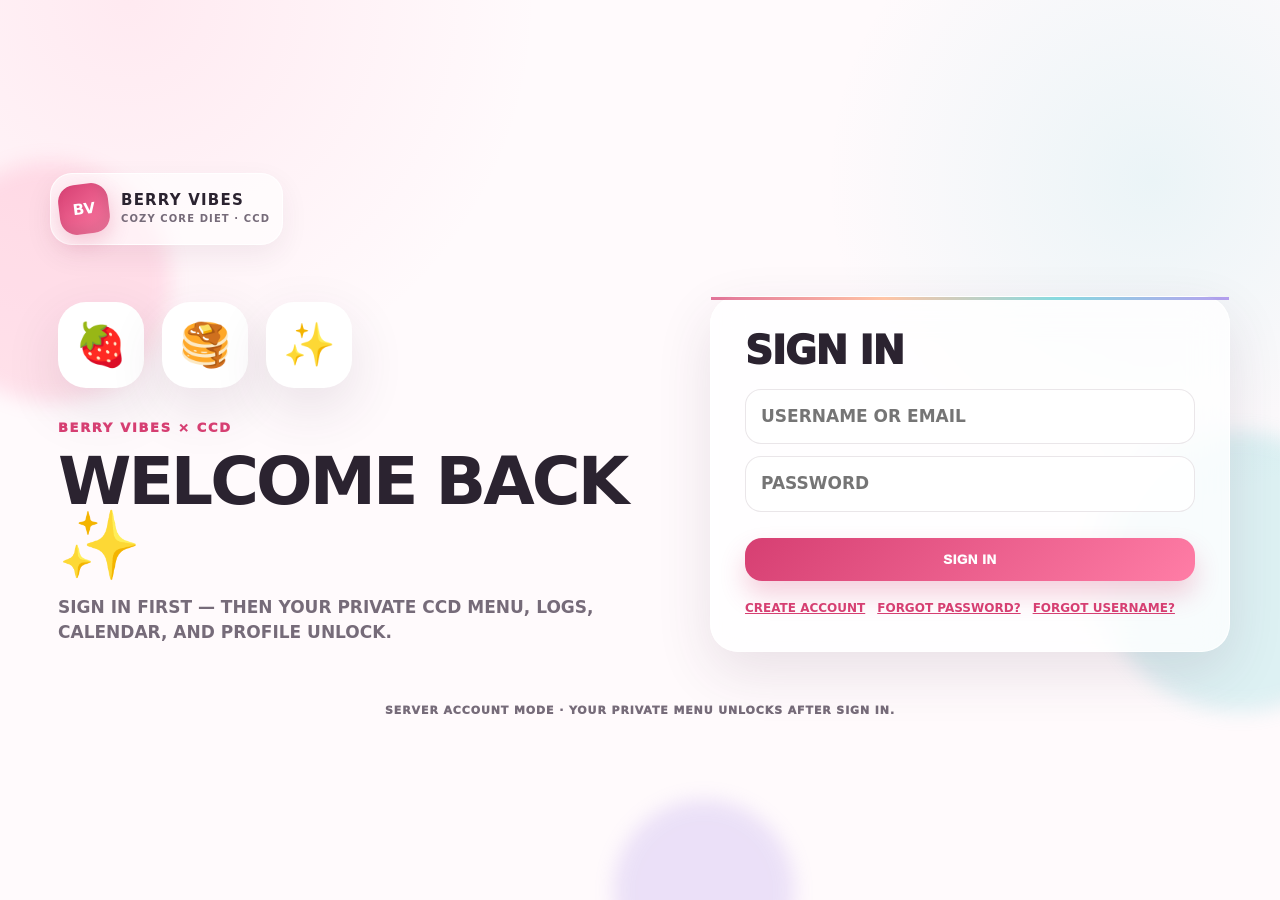
<file: grocery.html>
<!doctype html><html lang="en" data-theme="berry-cream"><head><meta charset="utf-8"><meta name="viewport" content="width=device-width,initial-scale=1"><meta name="description" content="Berry Vibes Studio Cozy Core Diet interactive website"><title>Grocery · Berry Vibes CCD</title><link rel="stylesheet" href="style.css"></head><body data-page="grocery"><div class="ambient ambient-a"></div><div class="ambient ambient-b"></div><div class="ambient ambient-c"></div><nav class="top-nav"><a class="brand" href="index.html"><span class="brand-orb">BV</span><span>BERRY VIBES × CCD</span></a><div class="nav-scroll"><a class="nav-link" href="index.html">TODAY</a><a class="nav-link" href="foods.html">FOOD</a><a class="nav-link" href="recipes.html">RECIPES</a><a class="nav-link" href="sotd.html">SOTD</a><a class="nav-link" href="exercise.html">MOVE</a><a class="nav-link" href="fasting.html">FASTING</a><a class="nav-link" href="restaurants.html">RESTAURANTS</a><a class="nav-link" href="grocery.html">GROCERY</a><a class="nav-link" href="battle.html">BATTLE</a><a class="nav-link" href="facts.html">FACTS</a><a class="nav-link" href="calendar.html">CALENDAR</a><a class="nav-link" href="period.html">PERIOD</a><a class="nav-link" href="social.html">SOCIAL</a><a class="nav-link" href="profile.html">PROFILE</a><a class="nav-link" href="settings.html">SETTINGS</a><a class="nav-link" href="about.html">ABOUT</a></div><a class="nav-auth" data-auth-link href="login.html">SIGN IN</a></nav><main class="page-shell"><section class="page-head"><p class="eyebrow">GROCERY</p><h1>BUILD YOUR CCD GROCERY SHELF 🛒🍓</h1><p>ADD INGREDIENTS, PLAN QUANTITIES, SAVE FAVORITES, BUILD A CART, AND GET DAILY RECIPE IDEAS.</p></section>
<section class="grocery-toolbar glass-card"><div class="search-row"><input id="grocerySearch" class="input" placeholder="SEARCH INGREDIENTS"><select id="groceryCategory" class="input"><option value="all">ALL CATEGORIES</option><option>BAKING</option><option>DAIRY</option><option>PROTEIN</option><option>GRAINS</option><option>PRODUCE</option><option>DRINKS</option><option>PANTRY</option></select></div><div class="grocery-tabs"><button class="btn tiny primary" data-grocery-view="store">STORE</button><button class="btn tiny ghost" data-grocery-view="wishlist">WISHLIST <span id="groceryWishCount">0</span></button><button class="btn tiny ghost" data-grocery-view="saved">SAVED <span id="grocerySavedCount">0</span></button><button class="btn tiny ghost" data-grocery-view="cart">CART <span id="groceryCartCount">0</span></button></div></section>
<section class="two-col wide-left grocery-layout"><article class="glass-card"><div class="section-row"><div><div class="section-kicker">STORE SHELVES</div><h2 id="groceryViewTitle">INGREDIENT MARKET</h2></div><button id="openIngredientForm" class="btn tiny ghost">+ NEW INGREDIENT</button></div><div id="groceryGrid" class="grocery-grid"></div></article><aside class="glass-card sticky-card"><div class="section-kicker">DAILY RECOMMENDATIONS</div><h2>TODAY'S RECIPE PICKS</h2><div id="groceryRecipeRecommendations" class="recommendation-stack"></div><div class="section-kicker gap-top">RECOMMENDED INGREDIENTS</div><div id="groceryItemRecommendations" class="recommendation-stack"></div><div class="section-kicker gap-top">CART SUMMARY</div><div id="groceryCartSummary" class="cart-summary"></div><button id="groceryCheckoutBtn" class="btn primary full">CHECK OUT / BUY ITEMS</button><p class="tiny-note">LOCAL GROCERY PLANNING CHECKOUT — THIS DOES NOT CHARGE A CARD OR PLACE A RETAILER ORDER.</p></aside></section>
<section class="glass-card"><div class="section-kicker">PURCHASE HISTORY</div><h2>BOUGHT / RESTOCKED</h2><div id="groceryPurchaseHistory" class="mini-log-grid"></div></section>
<dialog id="ingredientDialog" class="recipe-dialog"><button class="dialog-close" data-close-dialog="ingredientDialog">×</button><div class="dialog-content"><div class="section-kicker">NEW GROCERY INGREDIENT</div><h2>ADD WHAT YOU ACTUALLY USE</h2><div class="form-grid"><input id="ingredientName" class="input" placeholder="INGREDIENT NAME"><select id="ingredientCategory" class="input"><option>BAKING</option><option>DAIRY</option><option>PROTEIN</option><option>GRAINS</option><option>PRODUCE</option><option>DRINKS</option><option>PANTRY</option></select><input id="ingredientUnit" class="input" placeholder="UNIT · E.G. TBSP / CARTON / BAG"><input id="ingredientPrice" class="input" type="number" min="0" step="0.01" placeholder="PRICE"><input id="ingredientCalories" class="input" type="number" min="0" step="1" placeholder="CALORIES PER UNIT"><input id="ingredientProtein" class="input" type="number" min="0" step="0.1" placeholder="PROTEIN"><input id="ingredientCarbs" class="input" type="number" min="0" step="0.1" placeholder="CARBS"><input id="ingredientFat" class="input" type="number" min="0" step="0.1" placeholder="FAT"><input id="ingredientFiber" class="input" type="number" min="0" step="0.1" placeholder="FIBER"></div><textarea id="ingredientDescription" class="input textarea" placeholder="DESCRIPTION / HOW YOU USE IT"></textarea><label class="upload-zone">📸 INGREDIENT PHOTO<input id="ingredientPhoto" type="file" accept="image/*"></label><button id="saveIngredientBtn" class="btn primary full">SAVE INGREDIENT</button></div></dialog>
<dialog id="groceryDetailDialog" class="recipe-dialog"><button class="dialog-close" data-close-dialog="groceryDetailDialog">×</button><div id="groceryDetailContent" class="dialog-content"></div></dialog>
<footer class="ccd-footer"><strong>LET’S MAKE...</strong><span>THE NEXT LITTLE THING FEEL GOOD ✨</span></footer></main><div id="toast" class="toast" aria-live="polite"></div><script src="config.js"></script><script src="data.js"></script><script src="script.js"></script></body></html>
</file>
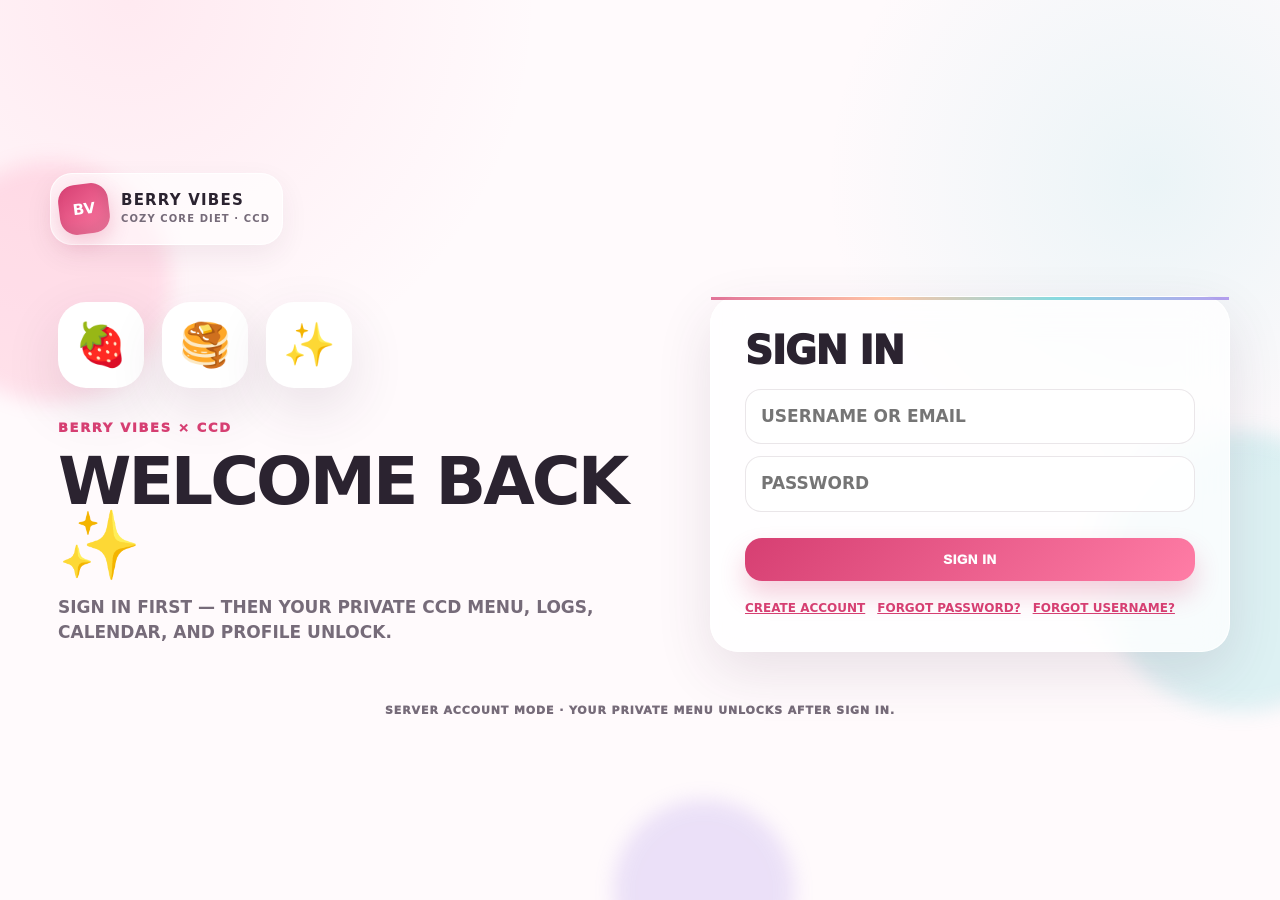
<file: login.html>
<!doctype html>
<html lang="en" data-theme="berry-cream">
<head>
<meta charset="utf-8"><meta name="viewport" content="width=device-width,initial-scale=1">
<meta name="description" content="Berry Vibes Studio Cozy Core Diet interactive website">
<title>SIGN IN · Berry Vibes CCD</title>
<link rel="stylesheet" href="style.css">
</head>
<body class="auth-page" data-page="login">
<div class="ambient ambient-a"></div><div class="ambient ambient-b"></div><div class="ambient ambient-c"></div>
<main class="auth-page-shell">
  <a class="auth-brand-lockup" href="login.html" aria-label="Berry Vibes CCD sign in">
    <span class="brand-orb auth-brand-orb">BV</span>
    <span class="auth-brand-copy"><strong>BERRY VIBES</strong><small>COZY CORE DIET · CCD</small></span>
  </a>
  <section class="auth-shell">
    <div class="auth-art">
      <div class="auth-orbit" aria-hidden="true"><span>🍓</span><span>🥞</span><span>✨</span></div>
      <p class="eyebrow">BERRY VIBES × CCD</p>
      <h1>WELCOME BACK ✨</h1>
      <p>SIGN IN FIRST — THEN YOUR PRIVATE CCD MENU, LOGS, CALENDAR, AND PROFILE UNLOCK.</p>
    </div>
    <article class="glass-card auth-card"><h2>SIGN IN</h2><form id="loginForm" class="auth-form"><input id="loginIdentity" class="input" autocomplete="username" placeholder="USERNAME OR EMAIL" required><input id="loginPassword" class="input" type="password" autocomplete="current-password" placeholder="PASSWORD" required><button class="btn primary full" type="submit">SIGN IN</button></form><div class="auth-links"><a href="signup.html">CREATE ACCOUNT</a><a href="forgot-password.html">FORGOT PASSWORD?</a><a href="forgot-username.html">FORGOT USERNAME?</a></div><div id="authMessage" class="auth-message" aria-live="polite"></div></article>
  </section>
  <p class="auth-mode-note" id="authModeNote">YOUR MENU UNLOCKS ONLY AFTER YOU SIGN IN.</p>
</main>
<div id="toast" class="toast" aria-live="polite"></div>
<script src="config.js"></script><script src="data.js"></script><script src="script.js"></script>
</body></html>
</file>
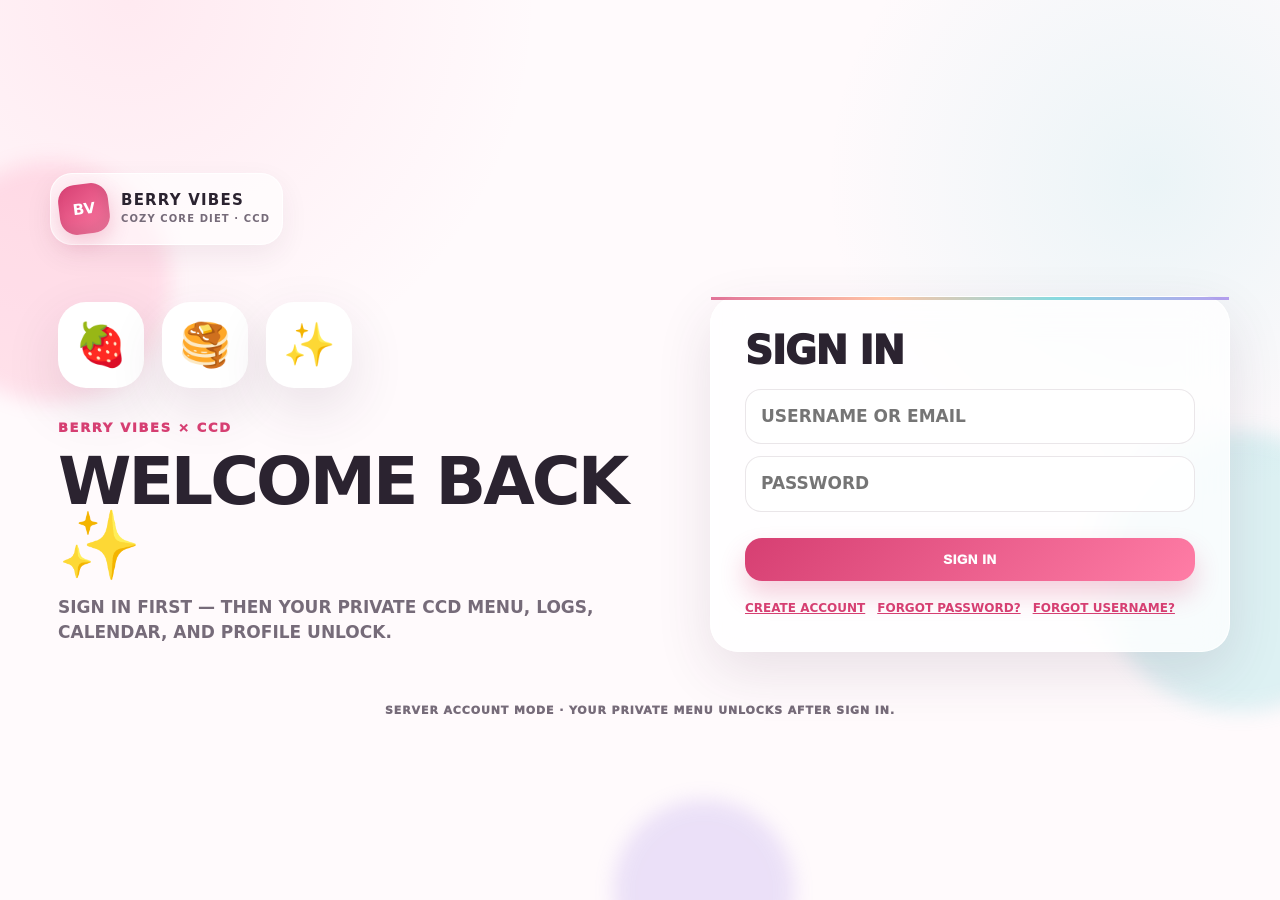
<file: period.html>
<!doctype html><html lang="en" data-theme="berry-cream"><head><meta charset="utf-8"><meta name="viewport" content="width=device-width,initial-scale=1"><meta name="description" content="Berry Vibes Studio Cozy Core Diet interactive website"><title>Period Tracker · Berry Vibes CCD</title><link rel="stylesheet" href="style.css"></head><body data-page="period"><div class="ambient ambient-a"></div><div class="ambient ambient-b"></div><div class="ambient ambient-c"></div><nav class="top-nav"><a class="brand" href="index.html"><span class="brand-orb">BV</span><span>BERRY VIBES × CCD</span></a><div class="nav-scroll"><a class="nav-link" href="index.html">TODAY</a><a class="nav-link" href="foods.html">FOOD</a><a class="nav-link" href="recipes.html">RECIPES</a><a class="nav-link" href="sotd.html">SOTD</a><a class="nav-link" href="exercise.html">MOVE</a><a class="nav-link" href="fasting.html">FASTING</a><a class="nav-link" href="restaurants.html">RESTAURANTS</a><a class="nav-link" href="grocery.html">GROCERY</a><a class="nav-link" href="battle.html">BATTLE</a><a class="nav-link" href="facts.html">FACTS</a><a class="nav-link" href="calendar.html">CALENDAR</a><a class="nav-link" href="period.html">PERIOD</a><a class="nav-link" href="social.html">SOCIAL</a><a class="nav-link" href="profile.html">PROFILE</a><a class="nav-link" href="settings.html">SETTINGS</a><a class="nav-link" href="about.html">ABOUT</a></div><a class="nav-auth" data-auth-link href="login.html">SIGN IN</a></nav><main class="page-shell"><section class="page-head"><p class="eyebrow">PERIOD TRACKER</p><h1>YOUR CYCLE, VISUAL AND EDITABLE 🌸📅</h1><p>TRACK PERIOD DAYS, FLOW, SYMPTOMS, MOOD, NOTES, AND A SIMPLE NEXT-PERIOD ESTIMATE.</p></section>
<section class="period-hero glass-card"><div id="periodStatusCards" class="period-status-grid"></div></section>
<section class="two-col wide-left"><article class="glass-card"><div class="section-kicker">LOG A CYCLE DAY</div><h2>HOW IS TODAY / THIS DATE?</h2><div class="form-grid"><input id="periodLogDate" class="input" type="date"><select id="periodFlow" class="input"><option value="none">NO BLEEDING</option><option value="spotting">SPOTTING</option><option value="light">LIGHT FLOW</option><option value="medium">MEDIUM FLOW</option><option value="heavy">HEAVY FLOW</option></select><select id="periodMood" class="input"><option value="">MOOD · OPTIONAL</option><option>CALM</option><option>HAPPY</option><option>LOW ENERGY</option><option>IRRITABLE</option><option>EMOTIONAL</option><option>FOCUSED</option></select><input id="periodPain" class="input" type="range" min="0" max="10" step="1" value="0"></div><div class="field-label">PAIN / CRAMP LEVEL <span id="periodPainLabel">0 / 10</span></div><div id="periodSymptomDeck" class="symptom-deck"><button data-symptom="CRAMPS">CRAMPS</button><button data-symptom="BLOATING">BLOATING</button><button data-symptom="HEADACHE">HEADACHE</button><button data-symptom="BACK PAIN">BACK PAIN</button><button data-symptom="FATIGUE">FATIGUE</button><button data-symptom="CRAVINGS">CRAVINGS</button><button data-symptom="DIZZINESS">DIZZINESS</button><button data-symptom="ACNE">ACNE</button></div><textarea id="periodNotes" class="input textarea" placeholder="NOTES · OPTIONAL"></textarea><button id="savePeriodDay" class="btn primary full">SAVE CYCLE DAY</button></article><aside class="glass-card sticky-card"><div class="section-kicker">PERIOD RANGE</div><h2>MARK A PERIOD</h2><label class="field-label">START DATE</label><input id="periodStartDate" class="input" type="date"><label class="field-label">END DATE</label><input id="periodEndDate" class="input" type="date"><div class="form-grid gap-top"><input id="averageCycleLength" class="input" type="number" min="20" max="45" value="28" placeholder="AVG CYCLE DAYS"><input id="averagePeriodLength" class="input" type="number" min="1" max="10" value="5" placeholder="AVG PERIOD DAYS"></div><button id="savePeriodRange" class="btn secondary full">SAVE PERIOD RANGE</button><p class="tiny-note">ESTIMATES ARE FOR PERSONAL TRACKING ONLY. THEY ARE NOT A CONTRACEPTION OR MEDICAL PREDICTION TOOL.</p></aside></section>
<section class="glass-card calendar-shell period-calendar-shell"><div class="calendar-head"><button id="periodCalPrev" class="btn tiny ghost">←</button><h2 id="periodCalTitle">MONTH</h2><button id="periodCalNext" class="btn tiny ghost">→</button></div><div class="weekdays"><span>SUN</span><span>MON</span><span>TUE</span><span>WED</span><span>THU</span><span>FRI</span><span>SAT</span></div><div id="periodCalendarGrid" class="calendar-grid"></div></section>
<section class="glass-card"><div class="section-kicker">CYCLE HISTORY</div><h2>YOUR SAVED DAYS & PERIODS</h2><div id="periodHistory" class="mini-log-grid"></div></section>
<footer class="ccd-footer"><strong>LET’S MAKE...</strong><span>THE NEXT LITTLE THING FEEL GOOD ✨</span></footer></main><div id="toast" class="toast" aria-live="polite"></div><script src="config.js"></script><script src="data.js"></script><script src="script.js"></script></body></html>
</file>
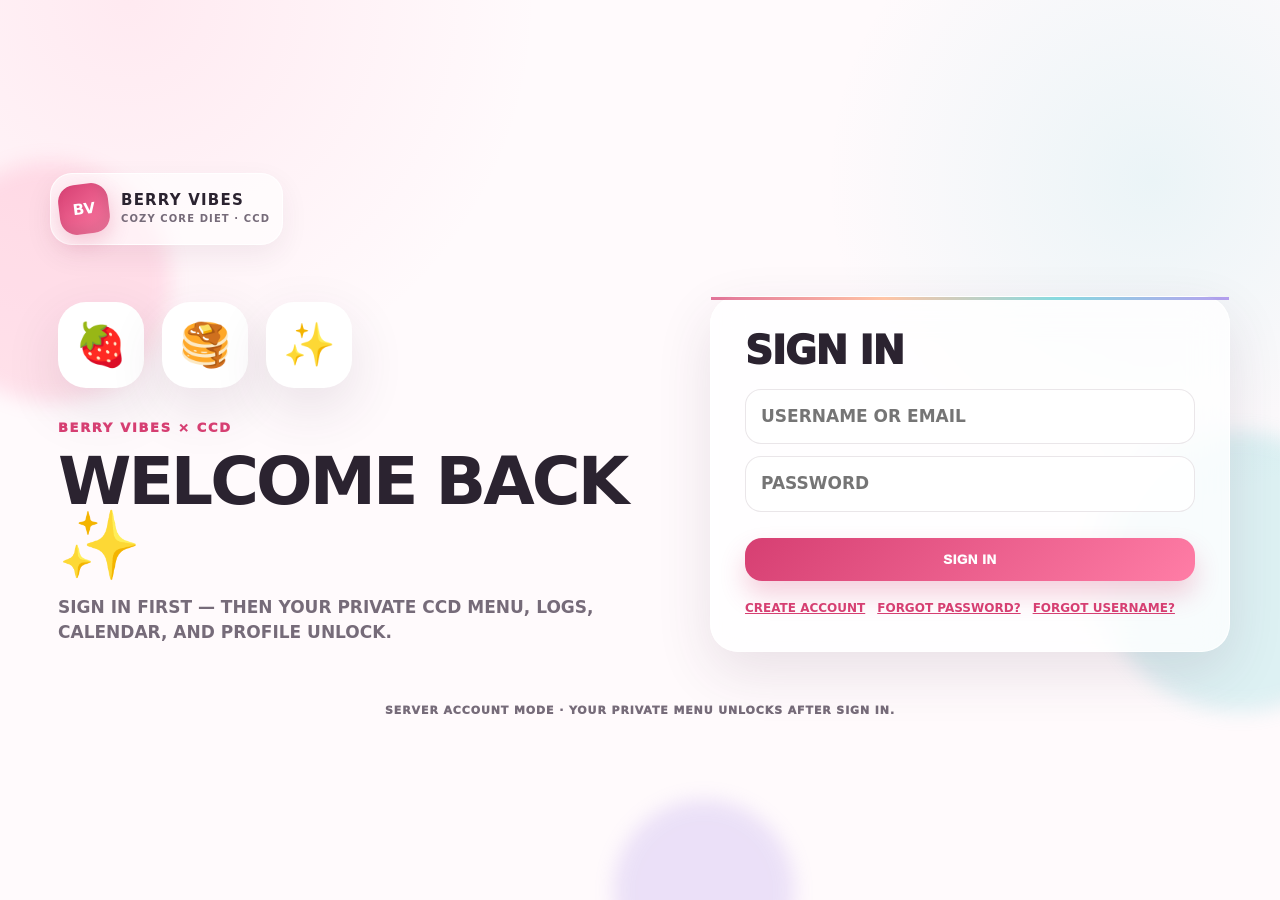
<file: profile.html>
<!doctype html>
<html lang="en" data-theme="berry-cream">
<head>
<meta charset="utf-8"><meta name="viewport" content="width=device-width,initial-scale=1">
<meta name="description" content="Berry Vibes Studio Cozy Core Diet interactive website">
<title>Profile · Berry Vibes CCD</title>
<link rel="stylesheet" href="style.css">
</head>
<body class="" data-page="profile">
<div class="ambient ambient-a"></div><div class="ambient ambient-b"></div><div class="ambient ambient-c"></div>
<nav class="top-nav"><a class="brand" href="index.html"><span class="brand-orb">BV</span><span>BERRY VIBES × CCD</span></a><div class="nav-scroll"><a class="nav-link" href="index.html">TODAY</a><a class="nav-link" href="foods.html">FOOD</a><a class="nav-link" href="recipes.html">RECIPES</a><a class="nav-link" href="sotd.html">SOTD</a><a class="nav-link" href="exercise.html">MOVE</a><a class="nav-link" href="fasting.html">FASTING</a><a class="nav-link" href="restaurants.html">RESTAURANTS</a><a class="nav-link" href="grocery.html">GROCERY</a><a class="nav-link" href="battle.html">BATTLE</a><a class="nav-link" href="facts.html">FACTS</a><a class="nav-link" href="calendar.html">CALENDAR</a><a class="nav-link" href="period.html">PERIOD</a><a class="nav-link" href="social.html">SOCIAL</a><a class="nav-link" href="profile.html">PROFILE</a><a class="nav-link" href="settings.html">SETTINGS</a><a class="nav-link" href="about.html">ABOUT</a></div><a class="nav-auth" data-auth-link href="login.html">SIGN IN</a></nav>
<main class="page-shell">
<section class="page-head"><p class="eyebrow">PROFILE</p><h1>MAKE THE CCD SPACE YOURS 💗</h1><p>CHOOSE A COMPLETE VISUAL THEME AND EDIT YOUR PROFILE DETAILS.</p></section>
<section class="two-col wide-left"><article class="glass-card"><div class="profile-photo-wrap"><img id="profilePhotoPreview" class="profile-photo" alt="Profile"><label class="upload-zone">📸 CHANGE PROFILE PHOTO<input id="profilePhotoInput" type="file" accept="image/*"></label></div><div class="form-grid"><input id="profileName" class="input" placeholder="DISPLAY NAME"><input id="profileHeight" class="input" type="text" inputmode="text" placeholder="HEIGHT (FT) · EXAMPLE 5'2"><input id="profileWeight" class="input" type="number" min="1" step="0.1" placeholder="WEIGHT (LB)"><textarea id="profileReason" class="input textarea" placeholder="WHY ARE YOU USING THIS WEBSITE?"></textarea></div><button id="saveProfileBtn" class="btn primary full">SAVE PROFILE</button></article><aside class="glass-card"><div class="section-kicker">WEBSITE APPEARANCE</div><h2>CHOOSE A FULL THEME</h2><div id="themeDeck" class="theme-deck"><button data-theme-choice="berry-cream" class="theme-card berry">BERRY CREAM</button><button data-theme-choice="lilac-milk" class="theme-card lilac">LILAC MILK</button><button data-theme-choice="peach-soda" class="theme-card peach">PEACH SODA</button><button data-theme-choice="aqua-pop" class="theme-card aqua">AQUA POP</button><button data-theme-choice="cocoa-rose" class="theme-card cocoa">COCOA ROSE</button></div><div class="section-kicker gap-top">ACCOUNT</div><div id="accountStatus" class="account-status"></div><button id="signOutBtn" class="btn ghost full">SIGN OUT</button></aside></section>
<section class="glass-card moving-gallery-card"><div class="section-row"><div><div class="section-kicker">MOVING GALLERY</div><h2>CCD MOMENTS IN MOTION</h2></div><span class="gallery-note">AUTO-SCROLLING FOOD GALLERY ✨</span></div><div class="moving-gallery-shell"><div id="movingGalleryTrack" class="moving-gallery-track"></div></div></section>
<footer class="ccd-footer"><strong>LET’S MAKE...</strong><span>THE WHOLE THING FEEL LIKE YOU ✨</span></footer>
</main>
<div id="toast" class="toast" aria-live="polite"></div>
<script src="config.js"></script><script src="data.js"></script><script src="script.js"></script>
</body></html>
</file>
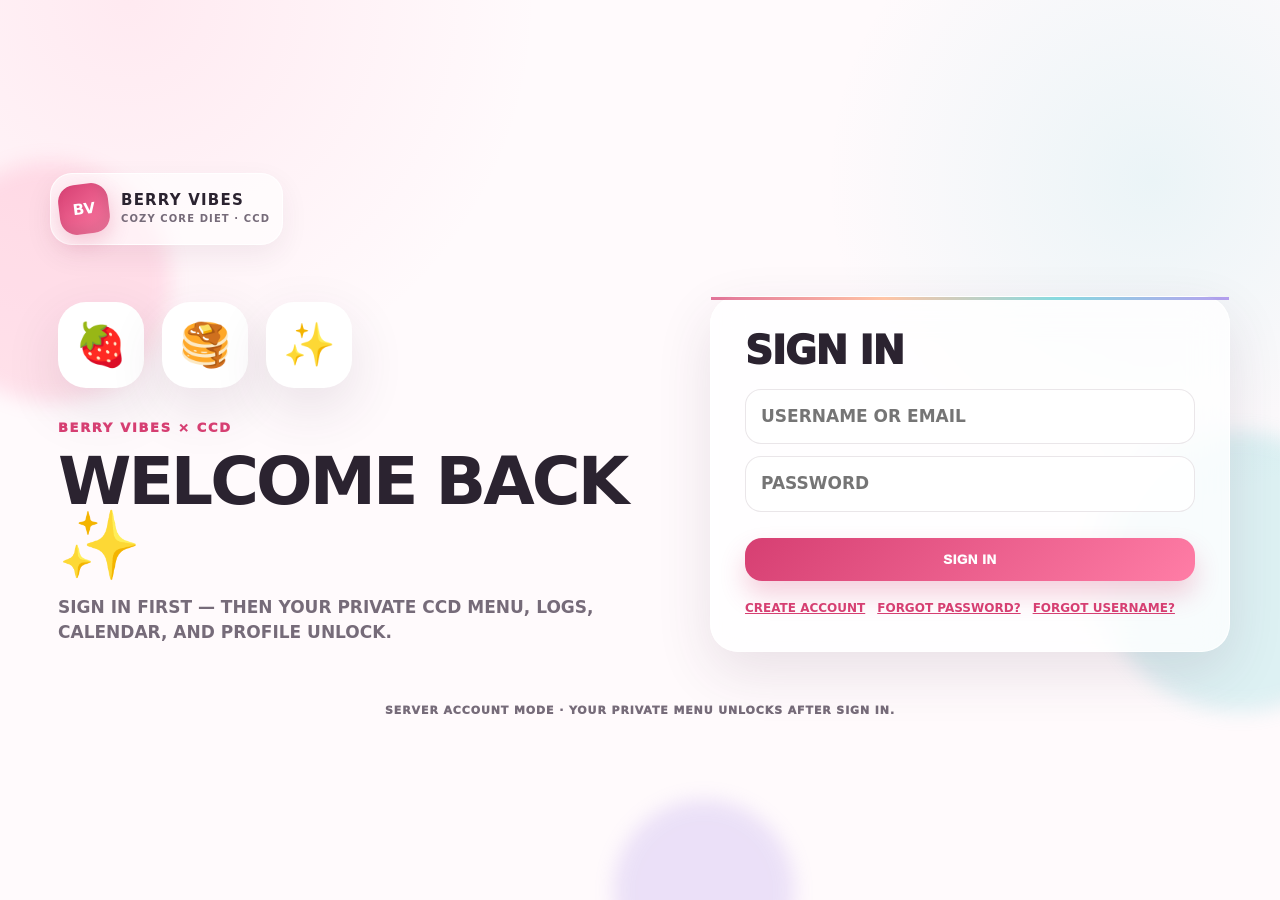
<file: recipes.html>
<!doctype html>
<html lang="en" data-theme="berry-cream">
<head>
<meta charset="utf-8"><meta name="viewport" content="width=device-width,initial-scale=1">
<meta name="description" content="Berry Vibes Studio Cozy Core Diet interactive website">
<title>Recipes · Berry Vibes CCD</title>
<link rel="stylesheet" href="style.css">
</head>
<body class="" data-page="recipes">
<div class="ambient ambient-a"></div><div class="ambient ambient-b"></div><div class="ambient ambient-c"></div>
<nav class="top-nav"><a class="brand" href="index.html"><span class="brand-orb">BV</span><span>BERRY VIBES × CCD</span></a><div class="nav-scroll"><a class="nav-link" href="index.html">TODAY</a><a class="nav-link" href="foods.html">FOOD</a><a class="nav-link" href="recipes.html">RECIPES</a><a class="nav-link" href="sotd.html">SOTD</a><a class="nav-link" href="exercise.html">MOVE</a><a class="nav-link" href="fasting.html">FASTING</a><a class="nav-link" href="restaurants.html">RESTAURANTS</a><a class="nav-link" href="grocery.html">GROCERY</a><a class="nav-link" href="battle.html">BATTLE</a><a class="nav-link" href="facts.html">FACTS</a><a class="nav-link" href="calendar.html">CALENDAR</a><a class="nav-link" href="period.html">PERIOD</a><a class="nav-link" href="social.html">SOCIAL</a><a class="nav-link" href="profile.html">PROFILE</a><a class="nav-link" href="settings.html">SETTINGS</a><a class="nav-link" href="about.html">ABOUT</a></div><a class="nav-auth" data-auth-link href="login.html">SIGN IN</a></nav>
<main class="page-shell">
<section class="page-head"><p class="eyebrow">RECIPE VAULT + PLAYABLE LAB</p><h1>212 CCD RECIPES, ONE VERY EXTRA MIXING LAB 🧪🥞</h1><p>INGREDIENTS STAY VERTICAL. MACROS + PYRAMID STAY HORIZONTAL.</p></section>
<section class="glass-card"><div class="search-row"><input id="recipeSearch" class="input" placeholder="SEARCH RECIPE VAULT"><select id="recipeGroup" class="input"><option value="">ALL GROUPS</option></select></div><div id="recipeGrid" class="recipe-grid"></div></section>
<section class="lab-grid">
 <article class="glass-card lab-card"><div class="section-kicker">PLAYABLE RECIPE BUILDER LAB</div><h2>DROP INGREDIENTS INTO THE BOWL</h2><p>CLICK PANTRY TILES, SET AMOUNTS, THEN MIX. NUTRITION CALCULATES FROM THE PANTRY DATABASE.</p><div id="pantryDeck" class="pantry-deck"></div></article>
 <article class="glass-card lab-bowl-card"><div class="mixing-rig"><div class="bowl-3d"><span>🥣</span><div id="ingredientParticles"></div></div><div class="whisk">🥄</div></div><div id="labIngredients" class="vertical-ingredients"></div><div id="labMacros" class="bar-stack"></div><button id="mixRecipeBtn" class="btn primary full">MIX THE RECIPE ✨</button><button id="clearLabBtn" class="btn ghost full">CLEAR BOWL</button></article>
</section>
<section class="glass-card"><div class="section-kicker">TSP / TBSP / CUP NUTRITION LAB</div><h2>CHECK A PANTRY INGREDIENT BY KITCHEN UNIT</h2><p>THIS UNIT CALCULATOR USES THE BUILT-IN PANTRY VALUES. COMPLETE RECIPES USE THE SERVING SLIDER IN THEIR RECIPE CARD.</p><div class="form-grid"><select id="unitIngredient" class="input"></select><select id="unitType" class="input"><option value="TSP">TSP</option><option value="TBSP">TBSP</option><option value="CUP">CUP</option></select></div><label class="field-label">QUANTITY <span id="unitQtyLabel">1×</span></label><input id="unitQty" type="range" min="0.25" max="4" step="0.25" value="1"><div id="unitNutrition" class="mini-macros"></div></section>
<section class="glass-card"><div class="section-kicker">UPLOAD A RECIPE CARD</div><h2>SAVE A PHOTO OF A MODIFIED OR ORIGINAL CARD</h2><div class="form-grid"><input id="recipeCardTitle" class="input" placeholder="CARD TITLE"><label class="upload-zone">🗂️ CHOOSE RECIPE CARD IMAGE<input id="recipeCardUpload" type="file" accept="image/*"></label><button id="saveRecipeCardBtn" class="btn secondary">SAVE CARD</button></div><div id="savedRecipeCards" class="photo-grid compact"></div></section>
<dialog id="recipeDialog" class="recipe-dialog"><button class="dialog-close" data-close-dialog>×</button><div id="recipeDialogContent"></div></dialog>
<footer class="ccd-footer"><strong>LET’S MAKE...</strong><span>SOMETHING COZY, FLUFFY, OR RIDICULOUSLY CHOCOLATEY 😋</span></footer>
</main>
<div id="toast" class="toast" aria-live="polite"></div>
<script src="config.js"></script><script src="data.js"></script><script src="script.js"></script>
</body></html>
</file>
<file: style.css>
:root{--bg:#fffafc;--panel:rgba(255,255,255,.78);--ink:#2b2330;--muted:#766b79;--berry:#d63f72;--berry2:#ff7da6;--cream:#fff0f6;--lilac:#9a7be8;--aqua:#58cbd2;--peach:#ffad82;--gold:#f5c85b;--line:rgba(80,54,75,.12);--shadow:0 20px 55px rgba(74,39,70,.12);--radius:28px;--nav-h:76px}
html[data-theme="lilac-milk"]{--bg:#fbf9ff;--berry:#7254cf;--berry2:#aa8cff;--cream:#f0ecff;--aqua:#63c7db;--peach:#ffb293}
html[data-theme="peach-soda"]{--bg:#fff9f4;--berry:#ee704f;--berry2:#ff9a79;--cream:#fff0e7;--lilac:#b18cf0;--aqua:#6bcad0}
html[data-theme="aqua-pop"]{--bg:#f6ffff;--berry:#1d9ba5;--berry2:#61d6dc;--cream:#e8fbfc;--lilac:#9481e6;--peach:#ffae8a}
html[data-theme="cocoa-rose"]{--bg:#fff9f7;--berry:#9b4860;--berry2:#d77b91;--cream:#f9e8e9;--lilac:#9b82c5;--aqua:#6bb9b5}
*{box-sizing:border-box}html{scroll-behavior:smooth}body{margin:0;background:radial-gradient(circle at 10% 0%,color-mix(in srgb,var(--berry2) 13%,transparent),transparent 28%),radial-gradient(circle at 90% 20%,color-mix(in srgb,var(--aqua) 12%,transparent),transparent 24%),var(--bg);color:var(--ink);font-family:Inter,ui-sans-serif,system-ui,-apple-system,BlinkMacSystemFont,"Segoe UI",sans-serif;font-size:17px;font-weight:700;line-height:1.5;min-height:100vh;overflow-x:hidden}.ambient{position:fixed;border-radius:50%;filter:blur(10px);opacity:.2;pointer-events:none;z-index:-1;animation:floatBlob 14s ease-in-out infinite}.ambient-a{width:240px;height:240px;background:var(--berry2);left:-70px;top:18%}.ambient-b{width:280px;height:280px;background:var(--aqua);right:-100px;top:48%;animation-delay:-4s}.ambient-c{width:180px;height:180px;background:var(--lilac);left:48%;bottom:-80px;animation-delay:-8s}@keyframes floatBlob{50%{transform:translate3d(24px,-28px,0) scale(1.08)}}
.top-nav{height:var(--nav-h);position:sticky;top:0;z-index:50;display:flex;align-items:center;gap:16px;padding:10px clamp(12px,2vw,28px);background:rgba(255,250,252,.9);backdrop-filter:blur(20px);border-bottom:1px solid var(--line);box-shadow:0 8px 30px rgba(60,30,60,.07)}.brand{display:flex;align-items:center;gap:9px;white-space:nowrap;color:var(--ink);text-decoration:none;font-size:14px;font-weight:1000;letter-spacing:.04em}.brand-orb{width:42px;height:42px;border-radius:15px;display:grid;place-items:center;color:white;background:linear-gradient(145deg,var(--berry),var(--berry2));box-shadow:inset -5px -7px 12px rgba(0,0,0,.1),0 8px 20px color-mix(in srgb,var(--berry) 24%,transparent);transform:rotate(-7deg)}.nav-scroll{display:flex;align-items:center;gap:5px;overflow-x:auto;scrollbar-width:none;flex:1;padding:2px}.nav-scroll::-webkit-scrollbar{display:none}.nav-link,.nav-auth{white-space:nowrap;text-decoration:none;color:var(--muted);font-size:12px;font-weight:1000;letter-spacing:.055em;padding:11px 13px;border-radius:14px}.nav-link:hover,.nav-link.active{color:white;background:linear-gradient(135deg,var(--berry),var(--berry2));transform:translateY(-1px)}.nav-auth{color:var(--berry);border:1px solid color-mix(in srgb,var(--berry) 30%,transparent)}
.page-shell{width:min(1440px,calc(100% - 28px));margin:0 auto;padding:28px 0 80px}.page-head{padding:14px 8px 22px}.eyebrow,.section-kicker{font-size:13px;font-weight:1000;letter-spacing:.13em;color:var(--berry);text-transform:uppercase}.page-head h1,.dashboard-hero h1{font-size:clamp(34px,5vw,72px);line-height:.98;margin:8px 0 12px;letter-spacing:-.04em;font-weight:1000;max-width:1100px}.page-head p,.hero-sub{max-width:850px;color:var(--muted);font-size:18px;font-weight:800}.glass-card{background:var(--panel);backdrop-filter:blur(18px);border:1px solid rgba(255,255,255,.8);box-shadow:var(--shadow);border-radius:var(--radius);padding:clamp(20px,3vw,34px);position:relative;overflow:hidden}.glass-card:before{content:"";position:absolute;inset:0 0 auto 0;height:3px;background:linear-gradient(90deg,var(--berry),var(--peach),var(--aqua),var(--lilac));opacity:.72}.glass-card h2{font-size:clamp(24px,3vw,38px);line-height:1.05;margin:7px 0 18px;font-weight:1000;letter-spacing:-.025em}.two-col{display:grid;grid-template-columns:repeat(2,minmax(0,1fr));gap:22px;margin:22px 0}.two-col.wide-left{grid-template-columns:minmax(0,1.5fr) minmax(340px,.7fr)}.three-col{display:grid;grid-template-columns:repeat(3,minmax(0,1fr));gap:22px;margin:22px 0}.dashboard-grid{margin-top:22px}.sticky-card{position:sticky;top:calc(var(--nav-h) + 18px);align-self:start}.section-row{display:flex;align-items:center;justify-content:space-between;gap:16px}.gap-top{margin-top:26px}.large-copy{font-size:20px;line-height:1.7;color:var(--muted)}
.dashboard-hero{min-height:440px;border-radius:38px;background:linear-gradient(135deg,rgba(255,255,255,.9),color-mix(in srgb,var(--cream) 90%,white));display:grid;grid-template-columns:1.2fr .8fr;align-items:center;padding:clamp(28px,5vw,64px);box-shadow:var(--shadow);position:relative;overflow:hidden;border:1px solid rgba(255,255,255,.8)}.hero-actions{display:flex;flex-wrap:wrap;gap:12px;margin-top:25px}.orbit-scene{height:340px;position:relative;perspective:900px;transform-style:preserve-3d}.orbit-ring{position:absolute;left:50%;top:50%;border:2px dashed color-mix(in srgb,var(--berry) 30%,transparent);border-radius:50%;transform-style:preserve-3d;animation:spin3d 13s linear infinite}.ring-1{width:280px;height:280px;margin:-140px;transform:rotateX(65deg)}.ring-2{width:210px;height:210px;margin:-105px;animation-direction:reverse;animation-duration:9s;border-color:color-mix(in srgb,var(--aqua) 40%,transparent)}@keyframes spin3d{to{transform:rotateX(65deg) rotateZ(360deg)}}.core-orb{position:absolute;left:50%;top:50%;width:160px;height:160px;margin:-80px;border-radius:50%;display:flex;flex-direction:column;align-items:center;justify-content:center;background:radial-gradient(circle at 30% 28%,white 0 7%,var(--berry2) 30%,var(--berry) 75%);color:white;box-shadow:inset -18px -22px 30px rgba(71,13,46,.18),0 35px 50px color-mix(in srgb,var(--berry) 30%,transparent);transform:translateZ(55px);animation:orbPulse 4s ease-in-out infinite}.core-orb span{font-size:40px;font-weight:1000}.core-orb small{font-weight:1000;letter-spacing:.11em}.float-chip{position:absolute;width:72px;height:72px;border-radius:24px;background:white;display:grid;place-items:center;font-size:34px;box-shadow:0 15px 30px rgba(50,30,60,.12);animation:floatChip 4.8s ease-in-out infinite}.chip-a{left:8%;top:10%}.chip-b{right:8%;top:18%;animation-delay:-1s}.chip-c{left:14%;bottom:10%;animation-delay:-2s}.chip-d{right:16%;bottom:6%;animation-delay:-3s}@keyframes floatChip{50%{transform:translateY(-14px) rotate(5deg)}}@keyframes orbPulse{50%{transform:translateZ(70px) scale(1.04)}}
.metric-ribbon{display:grid;grid-template-columns:repeat(4,1fr);gap:14px;margin-top:18px}.metric-chip{background:rgba(255,255,255,.8);border:1px solid var(--line);border-radius:22px;padding:18px 20px;box-shadow:0 10px 25px rgba(70,40,70,.07)}.metric-chip span{display:block;font-size:12px;color:var(--muted);letter-spacing:.1em}.metric-chip strong{display:block;font-size:28px;font-weight:1000;margin-top:2px}.bar-stack{display:grid;gap:14px}.bar-row{display:grid;grid-template-columns:110px 1fr 78px;align-items:center;gap:12px}.bar-label{font-size:13px;font-weight:1000}.bar-track{height:18px;background:color-mix(in srgb,var(--ink) 8%,transparent);border-radius:999px;overflow:hidden;box-shadow:inset 0 2px 6px rgba(0,0,0,.07)}.bar-fill{height:100%;border-radius:inherit;background:linear-gradient(90deg,var(--berry),var(--berry2));transform-origin:left;animation:barIn .7s ease both}.bar-row.protein .bar-fill{background:linear-gradient(90deg,var(--aqua),#8ce8d1)}.bar-row.fat .bar-fill{background:linear-gradient(90deg,var(--peach),#ffd071)}.bar-row.fiber .bar-fill{background:linear-gradient(90deg,var(--lilac),#c49cff)}.bar-value{text-align:right;font-size:13px;color:var(--muted)}@keyframes barIn{from{transform:scaleX(0)}}.water-stack{display:flex;align-items:center;gap:20px}.water-visual{width:90px;height:150px;border:4px solid color-mix(in srgb,var(--aqua) 55%,white);border-radius:25px 25px 35px 35px;position:relative;overflow:hidden;background:#f5feff}.water-visual:after{content:"";position:absolute;left:0;right:0;bottom:0;height:var(--water-level,0%);background:linear-gradient(#b6f2f4,var(--aqua));transition:.4s}.water-stack strong{font-size:50px;display:block}.water-stack span{color:var(--muted)}.big-number{font-size:74px;font-weight:1000;line-height:1;color:var(--berry)}.big-number.smallish{font-size:44px}.segmented{display:flex;gap:8px;flex-wrap:wrap;margin-top:16px}.segmented button{border:0;background:color-mix(in srgb,var(--berry) 9%,white);color:var(--berry);font:inherit;font-size:12px;font-weight:1000;padding:11px 15px;border-radius:14px;cursor:pointer}.segmented button.active,.segmented button:hover{background:var(--berry);color:#fff}.text-link{color:var(--berry);font-weight:1000;text-decoration:none}.timeline{display:grid;gap:12px}.timeline-item{display:grid;grid-template-columns:82px 1fr auto;gap:14px;align-items:center;padding:14px 16px;border-radius:18px;background:color-mix(in srgb,var(--cream) 65%,white)}.timeline-item .time{color:var(--berry);font-size:13px}.timeline-item .type{font-size:12px;color:var(--muted)}
.btn{appearance:none;border:0;border-radius:17px;padding:14px 20px;font-weight:1000;letter-spacing:.04em;cursor:pointer;text-decoration:none;display:inline-flex;align-items:center;justify-content:center;gap:7px;transition:.2s}.btn.primary{color:white;background:linear-gradient(135deg,var(--berry),var(--berry2));box-shadow:0 14px 26px color-mix(in srgb,var(--berry) 24%,transparent)}.btn.secondary{color:white;background:linear-gradient(135deg,var(--lilac),#b994ff)}.btn.ghost{background:rgba(255,255,255,.74);color:var(--ink);border:1px solid var(--line)}.btn:hover{transform:translateY(-2px) scale(1.01)}.btn.full{width:100%;margin-top:14px}.btn.tiny{padding:10px 13px;font-size:12px}.input{width:100%;border:1px solid var(--line);background:rgba(255,255,255,.86);border-radius:16px;padding:14px 15px;font:inherit;color:var(--ink);outline:none;min-width:0}.input:focus{border-color:color-mix(in srgb,var(--berry) 55%,white);box-shadow:0 0 0 4px color-mix(in srgb,var(--berry) 10%,transparent)}.textarea{min-height:120px;resize:vertical}.form-grid,.search-row{display:grid;grid-template-columns:repeat(2,minmax(0,1fr));gap:12px}.field-label{display:flex;justify-content:space-between;margin:18px 0 7px;font-size:13px;color:var(--muted)}input[type=range]{width:100%;accent-color:var(--berry)}
.food-deck,.recipe-grid,.sotd-grid,.movement-deck,.restaurant-grid,.photo-grid,.mini-log-grid{display:grid;grid-template-columns:repeat(auto-fill,minmax(210px,1fr));gap:14px}.food-deck{max-height:720px;overflow:auto;padding:4px}.food-card,.recipe-card,.sotd-card,.movement-card,.restaurant-card,.photo-card,.log-card{border:1px solid var(--line);background:rgba(255,255,255,.82);border-radius:22px;overflow:hidden;cursor:pointer;transition:.22s;position:relative}.food-card:hover,.recipe-card:hover,.sotd-card:hover,.movement-card:hover,.restaurant-card:hover{transform:translateY(-5px) rotateX(1deg);box-shadow:0 18px 36px rgba(70,40,70,.11);border-color:color-mix(in srgb,var(--berry) 30%,white)}.food-card.selected,.sotd-card.selected,.movement-card.selected{outline:3px solid color-mix(in srgb,var(--berry) 30%,transparent)}.food-card img,.recipe-card img,.sotd-card img,.restaurant-card img,.photo-card img{width:100%;aspect-ratio:16/10;object-fit:cover;display:block;background:var(--cream)}.card-body{padding:14px}.card-body h3{margin:0 0 6px;font-size:16px;line-height:1.16}.card-meta{font-size:11px;color:var(--muted)}.pill{display:inline-flex;padding:6px 9px;border-radius:999px;background:color-mix(in srgb,var(--berry) 10%,white);color:var(--berry);font-size:10px;font-weight:1000}.selected-food{border-radius:22px;background:linear-gradient(145deg,color-mix(in srgb,var(--cream) 80%,white),white);padding:18px;min-height:130px}.selected-food h3{font-size:23px;margin:5px 0}.empty-state{display:grid;place-items:center;text-align:center;color:var(--muted)}.mini-macros{display:grid;grid-template-columns:repeat(2,1fr);gap:8px;margin-top:14px}.mini-macro{border-radius:15px;padding:11px;background:rgba(255,255,255,.85);border:1px solid var(--line)}.mini-macro span{display:block;font-size:10px;color:var(--muted)}.mini-macro strong{font-size:18px}.upload-zone{border:2px dashed color-mix(in srgb,var(--berry) 25%,transparent);background:color-mix(in srgb,var(--cream) 65%,white);border-radius:18px;padding:15px;display:block;text-align:center;cursor:pointer;margin-top:10px}.upload-zone input{display:none}.upload-preview{display:flex;gap:8px;flex-wrap:wrap;margin-top:10px}.upload-preview img{width:84px;height:84px;object-fit:cover;border-radius:16px}.photo-grid.compact{grid-template-columns:repeat(auto-fill,minmax(180px,1fr));margin-top:16px}
.time-wheel{display:grid;grid-template-columns:1fr 1fr .9fr;gap:10px;height:250px;position:relative;margin:12px 0 18px;padding:0 6px;background:linear-gradient(to bottom,rgba(255,255,255,.45),white 38%,white 62%,rgba(255,255,255,.45));border-radius:28px;border:1px solid var(--line);overflow:hidden}.time-wheel:before,.time-wheel:after{content:"";position:absolute;left:8px;right:8px;height:56px;z-index:3;pointer-events:none}.time-wheel:before{top:0;background:linear-gradient(white,rgba(255,255,255,0))}.time-wheel:after{bottom:0;background:linear-gradient(rgba(255,255,255,0),white)}.wheel-column{height:100%;overflow-y:auto;scroll-snap-type:y mandatory;scrollbar-width:none;padding-block:97px}.wheel-column::-webkit-scrollbar{display:none}.wheel-option{height:56px;display:grid;place-items:center;scroll-snap-align:center;font-size:26px;font-weight:1000;color:#d3cfd4;transition:.16s;cursor:pointer}.wheel-option.is-selected{font-size:34px;color:#111;transform:scale(1.08)}.wheel-colon{position:absolute;left:33.1%;top:50%;transform:translate(-50%,-50%);font-size:34px;font-weight:1000;z-index:4}
.lab-grid{display:grid;grid-template-columns:1.35fr .65fr;gap:22px;margin:22px 0}.pantry-deck{display:grid;grid-template-columns:repeat(auto-fill,minmax(150px,1fr));gap:10px;max-height:580px;overflow:auto}.pantry-tile{padding:13px;border-radius:18px;background:rgba(255,255,255,.85);border:1px solid var(--line);cursor:pointer}.pantry-tile:hover{transform:translateY(-3px);border-color:var(--berry)}.lab-bowl-card{display:flex;flex-direction:column}.mixing-rig{height:260px;position:relative;display:grid;place-items:center;perspective:800px}.bowl-3d{width:210px;height:120px;border-radius:20px 20px 110px 110px;background:linear-gradient(165deg,#fff,#ffdbe7 65%,#e98bad);box-shadow:inset 0 -20px 26px rgba(132,43,79,.15),0 24px 35px rgba(70,40,70,.13);display:grid;place-items:center;font-size:56px;transform:rotateX(19deg)}.whisk{position:absolute;font-size:70px;right:15%;top:25px;transform:rotate(-24deg);transition:.4s}.mixing-rig.mixing .whisk{animation:whisk .45s linear 4}.mixing-rig.mixing .bowl-3d{animation:bowlBounce .35s ease 5}@keyframes whisk{50%{transform:rotate(30deg) translateX(-25px)}}@keyframes bowlBounce{50%{transform:rotateX(19deg) translateY(-5px)}}.vertical-ingredients{display:grid;gap:8px}.ingredient-line{display:grid;grid-template-columns:1fr 92px 34px;gap:8px;align-items:center;padding:9px;border-radius:14px;background:rgba(255,255,255,.75)}.ingredient-line input{width:100%}.recipe-dialog{width:min(900px,calc(100% - 24px));max-height:88vh;border:0;border-radius:30px;padding:0;box-shadow:0 40px 90px rgba(40,20,40,.3);background:var(--bg);color:var(--ink)}.recipe-dialog::backdrop{background:rgba(45,30,45,.43);backdrop-filter:blur(7px)}.dialog-close{position:sticky;float:right;top:12px;margin:12px 12px 0 0;width:44px;height:44px;border:0;border-radius:50%;font-size:28px;background:white;z-index:2}.dialog-content{padding:28px}.dialog-hero{display:grid;grid-template-columns:1fr .9fr;gap:20px;align-items:center}.dialog-hero img{width:100%;border-radius:24px;aspect-ratio:4/3;object-fit:cover}.ingredient-chart{display:grid;grid-template-columns:1fr;gap:8px;margin-top:14px}.ingredient-chart div{padding:11px 13px;border-radius:13px;background:white;border:1px solid var(--line)}.variation-row{display:flex;gap:8px;flex-wrap:wrap;margin:14px 0}
.movement-card{padding:18px;min-height:150px}.movement-card .emoji{font-size:42px}.movement-card h3{font-size:18px;margin:10px 0}.burn-meter{display:flex;align-items:baseline;gap:10px;padding:18px;border-radius:22px;background:linear-gradient(135deg,var(--cream),white);margin-top:14px}.burn-meter strong{font-size:52px;color:var(--berry)}.burn-meter span{font-size:12px;color:var(--muted)}.fast-preset-deck{display:grid;grid-template-columns:repeat(6,1fr);gap:12px}.fast-preset{border:0;border-radius:22px;background:white;box-shadow:0 10px 25px rgba(50,30,60,.06);padding:20px;font:inherit;cursor:pointer}.fast-preset strong{display:block;font-size:28px}.fast-preset.active{background:linear-gradient(135deg,var(--berry),var(--berry2));color:#fff;transform:translateY(-4px)}
.restaurant-grid{grid-template-columns:repeat(auto-fill,minmax(240px,1fr));margin-bottom:22px}.restaurant-card{cursor:default}.restaurant-card .card-body{min-height:110px}.restaurant-card h3{font-size:20px}.battle-console{margin-top:12px}.battle-selectors{display:grid;grid-template-columns:1fr 90px 1fr;gap:14px;align-items:center}.versus-orb{width:76px;height:76px;border-radius:50%;display:grid;place-items:center;margin:auto;background:linear-gradient(135deg,var(--berry),var(--lilac));color:white;font-size:25px;box-shadow:0 15px 30px color-mix(in srgb,var(--berry) 25%,transparent)}.battle-arena{display:grid;grid-template-columns:1fr 1fr;gap:18px;margin-top:22px;perspective:1000px}.fighter{border-radius:28px;overflow:hidden;background:white;border:1px solid var(--line);box-shadow:0 20px 40px rgba(60,30,60,.09);transform-style:preserve-3d}.fighter img{width:100%;aspect-ratio:16/9;object-fit:cover}.fighter-body{padding:20px}.winner-stage{margin-top:20px;text-align:center;border-radius:28px;padding:26px;background:linear-gradient(135deg,#fff4bb,#fff,#ffe7f0)}.winner-stage .crown{font-size:70px;display:block;animation:crownBounce 1.3s ease-in-out infinite}.winner-stage strong{font-size:clamp(28px,4vw,52px)}@keyframes crownBounce{50%{transform:translateY(-8px) rotate(5deg)}}
.fact-stack{display:grid;gap:12px}.fact-card{padding:18px;border-radius:20px;background:white;border:1px solid var(--line);font-size:18px}.fact-card b{color:var(--berry)}.calendar-shell{margin-top:12px}.calendar-head{display:flex;align-items:center;justify-content:space-between}.weekdays,.calendar-grid{display:grid;grid-template-columns:repeat(7,1fr);gap:8px}.weekdays{margin:18px 0 8px}.weekdays span{text-align:center;font-size:11px;color:var(--muted)}.calendar-day{min-height:118px;border:1px solid var(--line);background:white;border-radius:20px;padding:10px;cursor:pointer;position:relative}.calendar-day:hover,.calendar-day.selected{border-color:var(--berry);transform:translateY(-2px)}.calendar-day.muted{opacity:.4}.calendar-day strong{font-size:17px}.day-dots{display:flex;gap:4px;flex-wrap:wrap;margin-top:8px}.day-dot{width:9px;height:9px;border-radius:50%;background:var(--berry)}.day-dot.move{background:var(--aqua)}.day-dot.fast{background:var(--lilac)}.day-dot.water{background:#4bbde0}.day-dot.restaurant{background:var(--peach)}
.profile-photo-wrap{display:grid;grid-template-columns:170px 1fr;gap:18px;align-items:center;margin-bottom:20px}.profile-photo{width:170px;height:170px;border-radius:38px;object-fit:cover;background:linear-gradient(135deg,var(--cream),white);border:1px solid var(--line)}.theme-deck{display:grid;grid-template-columns:1fr 1fr;gap:10px}.theme-card{min-height:95px;border:2px solid transparent;border-radius:22px;font:inherit;font-weight:1000;cursor:pointer}.theme-card.berry{background:#fff0f6}.theme-card.lilac{background:#f0ecff}.theme-card.peach{background:#fff0e7}.theme-card.aqua{background:#e8fbfc}.theme-card.cocoa{background:#f9e8e9}.theme-card.active{border-color:var(--berry);transform:translateY(-3px)}.account-status{padding:15px;border-radius:18px;background:white;border:1px solid var(--line);margin-top:10px}
.auth-shell{min-height:calc(100vh - var(--nav-h) - 120px);display:grid;grid-template-columns:1fr minmax(360px,520px);gap:30px;align-items:center}.auth-art{padding:30px}.auth-art h1{font-size:clamp(46px,7vw,92px);line-height:.9;margin:10px 0}.auth-orbit{height:120px;display:flex;gap:18px;align-items:center}.auth-orbit span{width:86px;height:86px;border-radius:28px;background:white;display:grid;place-items:center;font-size:42px;box-shadow:var(--shadow);animation:floatChip 4s ease-in-out infinite}.auth-orbit span:nth-child(2){animation-delay:-1.3s}.auth-orbit span:nth-child(3){animation-delay:-2.6s}.auth-form{display:grid;gap:12px}.auth-links{display:flex;flex-wrap:wrap;gap:12px;margin-top:18px}.auth-links a{color:var(--berry);font-size:12px}.auth-message{margin-top:16px;padding:14px;border-radius:16px;display:none}.auth-message.show{display:block;background:var(--cream)}
.photo-grid{grid-template-columns:repeat(auto-fill,minmax(220px,1fr))}.photo-card{cursor:default}.photo-card .card-body{padding:12px}.log-card{padding:15px;cursor:default}.log-card strong{display:block}.log-card span{font-size:11px;color:var(--muted)}.mini-log-grid{grid-template-columns:repeat(auto-fill,minmax(210px,1fr))}.ccd-footer{margin-top:24px;border-radius:30px;background:linear-gradient(135deg,var(--berry),var(--berry2));color:#fff;padding:28px;display:flex;align-items:center;justify-content:space-between;gap:18px;box-shadow:0 20px 45px color-mix(in srgb,var(--berry) 25%,transparent)}.ccd-footer strong{font-size:clamp(28px,4vw,48px)}.ccd-footer span{font-size:18px}.toast{position:fixed;right:22px;bottom:22px;max-width:420px;background:#251d27;color:white;border-radius:18px;padding:15px 18px;box-shadow:0 20px 50px rgba(0,0,0,.22);transform:translateY(120px);opacity:0;transition:.28s;z-index:90}.toast.show{transform:none;opacity:1}
.tilt-card{transform-style:preserve-3d;transition:transform .15s ease}.tilt-card>*{transform:translateZ(16px)}
@media(max-width:1000px){.dashboard-hero{grid-template-columns:1fr}.orbit-scene{height:260px}.metric-ribbon{grid-template-columns:1fr 1fr}.two-col,.two-col.wide-left,.lab-grid,.auth-shell{grid-template-columns:1fr}.three-col{grid-template-columns:1fr 1fr}.sticky-card{position:static}.fast-preset-deck{grid-template-columns:repeat(3,1fr)}.profile-photo-wrap{grid-template-columns:130px 1fr}.profile-photo{width:130px;height:130px}.dialog-hero{grid-template-columns:1fr}.battle-selectors{grid-template-columns:1fr}.versus-orb{width:58px;height:58px}.battle-arena{grid-template-columns:1fr 1fr}}
@media(max-width:700px){:root{--nav-h:68px}body{font-size:16px}.top-nav{gap:8px;padding:8px 9px}.brand span:last-child{display:none}.brand-orb{width:40px;height:40px}.nav-auth{padding:9px 10px}.nav-link{padding:10px 11px;font-size:11px}.page-shell{width:min(100% - 16px,1440px);padding-top:16px}.dashboard-hero{padding:24px;border-radius:28px}.orbit-scene{height:220px}.metric-ribbon,.three-col{grid-template-columns:1fr 1fr}.two-col{gap:14px}.glass-card{padding:18px;border-radius:24px}.form-grid,.search-row{grid-template-columns:1fr}.food-deck,.recipe-grid,.sotd-grid,.movement-deck,.restaurant-grid,.photo-grid{grid-template-columns:repeat(2,minmax(0,1fr));gap:10px}.food-card img,.recipe-card img,.sotd-card img{aspect-ratio:1}.bar-row{grid-template-columns:82px 1fr 60px}.time-wheel{height:230px}.wheel-column{padding-block:87px}.wheel-option{height:56px}.fast-preset-deck{grid-template-columns:repeat(2,1fr)}.weekdays,.calendar-grid{gap:4px}.calendar-day{min-height:88px;border-radius:15px;padding:8px}.calendar-day .day-label{display:none}.battle-arena{grid-template-columns:1fr}.profile-photo-wrap{grid-template-columns:1fr}.theme-deck{grid-template-columns:1fr}.ccd-footer{align-items:flex-start;flex-direction:column}.auth-art{padding:10px}.auth-art h1{font-size:54px}.photo-grid.compact{grid-template-columns:repeat(2,1fr)}}
@media(max-width:440px){.metric-ribbon,.three-col{grid-template-columns:1fr}.food-deck,.recipe-grid,.sotd-grid,.movement-deck,.restaurant-grid,.photo-grid{grid-template-columns:1fr 1fr}.page-head h1{font-size:36px}.orbit-scene{display:none}.dashboard-hero{min-height:auto}.wheel-option{font-size:22px}.wheel-option.is-selected{font-size:29px}.ccd-footer strong{font-size:30px}}
@media(prefers-reduced-motion:reduce){*,*:before,*:after{animation-duration:.001ms!important;animation-iteration-count:1!important;scroll-behavior:auto!important;transition:none!important}.tilt-card{transform:none!important}}

/* =========================================================
   OCT 4 FIX PASS · AUTH GATE + CALENDAR + DRINKS + DURATION
   ========================================================= */

/* The private navigation is never painted until a session exists. */
.top-nav{display:none}
body.authenticated .top-nav{display:flex}
body.authenticated{--nav-h:76px}
html{scroll-padding-top:calc(var(--nav-h) + 18px)}

/* Keep the full Berry Vibes mark readable instead of clipping it. */
body.authenticated .brand{flex:0 0 auto;min-width:max-content;max-width:none;overflow:visible}
body.authenticated .brand>span:last-child{display:inline-block;max-width:none;overflow:visible;text-overflow:clip}
body.authenticated .brand-orb{flex:0 0 42px}

/* Food detail photos were previously unconstrained and could swallow the panel. */
.mini-thumb{display:block;width:100%;height:160px;object-fit:cover;border-radius:18px;margin:0 0 12px;border:1px solid var(--line);background:var(--cream)}

/* Drink-with-food console. */
.drink-console{display:grid;gap:10px;padding:14px;border:1px solid var(--line);border-radius:22px;background:linear-gradient(145deg,color-mix(in srgb,var(--aqua) 7%,white),rgba(255,255,255,.86));margin-top:10px}
.drink-preset-fields,.drink-custom-fields{display:grid;gap:10px}
.drink-summary{padding:11px 13px;border-radius:15px;background:white;border:1px solid var(--line);font-size:12px;color:var(--muted);font-weight:1000;letter-spacing:.035em}
.drink-summary.has-drink{color:var(--ink);border-color:color-mix(in srgb,var(--aqua) 45%,white);background:color-mix(in srgb,var(--aqua) 8%,white)}
.drink-macros{margin-top:0}

/* Movement duration is now a first-class control, not a tiny ambiguous slider. */
.duration-console{padding:16px;border-radius:24px;border:1px solid var(--line);background:linear-gradient(145deg,color-mix(in srgb,var(--lilac) 9%,white),rgba(255,255,255,.92));margin:10px 0 14px}
.duration-display{display:flex;align-items:baseline;gap:10px;margin-bottom:8px}
.duration-display strong{font-size:56px;line-height:1;color:var(--berry);font-weight:1000}
.duration-display span{font-size:13px;color:var(--muted);letter-spacing:.11em;font-weight:1000}
.duration-presets{margin:10px 0 6px}
.duration-presets button{flex:1 1 72px}

/* Calendar: explicit sizing/typography plus a visible loading fallback. */
.calendar-shell{margin-top:12px;overflow-x:auto;overflow-y:hidden}
.calendar-head{min-width:720px;gap:18px}
.calendar-head h2{margin:0;text-align:center;flex:1;font-size:clamp(24px,3vw,40px)}
.calendar-legend{min-width:720px;display:flex;flex-wrap:wrap;justify-content:center;gap:10px 16px;margin:12px 0 4px;color:var(--muted);font-size:11px;font-weight:1000;letter-spacing:.07em}
.calendar-legend span{display:flex;align-items:center;gap:6px}
.legend-dot,.day-dot{display:inline-block;width:9px;height:9px;border-radius:50%;background:var(--berry)}
.legend-dot.move,.day-dot.move{background:var(--aqua)}
.legend-dot.fast,.day-dot.fast{background:var(--lilac)}
.legend-dot.water,.day-dot.water{background:#4bbde0}
.legend-dot.restaurant,.day-dot.restaurant{background:var(--peach)}
.weekdays,.calendar-grid{min-width:720px}
.calendar-grid{min-height:660px;align-content:start}
.calendar-loading{grid-column:1/-1;min-height:260px;border:1px dashed color-mix(in srgb,var(--berry) 30%,transparent);border-radius:22px;display:grid;place-items:center;color:var(--berry);font-size:18px;font-weight:1000}
button.calendar-day{appearance:none;font:inherit;color:var(--ink);text-align:left;display:flex;flex-direction:column;align-items:flex-start;justify-content:flex-start;box-shadow:0 6px 16px rgba(70,40,70,.04);transition:.18s}
button.calendar-day strong{font-size:20px;line-height:1}
button.calendar-day.selected{background:linear-gradient(145deg,color-mix(in srgb,var(--berry) 9%,white),white);box-shadow:0 10px 24px color-mix(in srgb,var(--berry) 13%,transparent)}
.day-label{min-height:16px;margin-top:8px;font-size:10px;letter-spacing:.05em;color:var(--muted);font-weight:1000}
.day-dots{min-height:12px}

/* Authentication screens: intentionally NO private menu, compact full logo, no cropped giant text. */
.auth-page{overflow-x:hidden}
.auth-page-shell{width:min(1180px,calc(100% - 36px));min-height:100vh;margin:0 auto;padding:26px 0 34px;display:flex;flex-direction:column;justify-content:center}
.auth-brand-lockup{align-self:flex-start;display:inline-flex;align-items:center;gap:12px;max-width:100%;text-decoration:none;color:var(--ink);margin:0 0 22px;padding:10px 12px 10px 8px;border-radius:22px;background:rgba(255,255,255,.62);border:1px solid rgba(255,255,255,.9);box-shadow:0 10px 28px rgba(70,40,70,.07)}
.auth-brand-orb{width:50px;height:50px;flex:0 0 50px;border-radius:17px;font-size:15px}
.auth-brand-copy{display:flex;flex-direction:column;min-width:0;line-height:1.05}
.auth-brand-copy strong{font-size:15px;letter-spacing:.08em;white-space:normal}
.auth-brand-copy small{margin-top:5px;font-size:10px;color:var(--muted);letter-spacing:.11em;white-space:normal}
.auth-page .auth-shell{min-height:0;width:100%;display:grid;grid-template-columns:minmax(0,1.15fr) minmax(360px,520px);gap:clamp(28px,5vw,70px);align-items:center}
.auth-page .auth-art{min-width:0;padding:18px 4px 18px 8px;overflow:visible}
.auth-page .auth-art h1{max-width:720px;font-size:clamp(40px,5.2vw,74px);line-height:.96;letter-spacing:-.045em;margin:10px 0 16px;overflow-wrap:anywhere;word-break:normal}
.auth-page .auth-art p:not(.eyebrow){max-width:650px;color:var(--muted);font-size:17px}
.auth-page .auth-card{width:100%;max-width:520px;justify-self:end;overflow:visible}
.auth-page .auth-card h2{font-size:clamp(28px,3vw,42px);margin-top:0}
.auth-mode-note{margin:22px 0 0;text-align:center;color:var(--muted);font-size:11px;letter-spacing:.08em;font-weight:1000}
.auth-message.show{display:block;background:var(--cream);color:var(--ink);border:1px solid color-mix(in srgb,var(--berry) 16%,white);font-size:13px}
.auth-message.success{background:color-mix(in srgb,var(--aqua) 12%,white)}
.auth-message.error{background:color-mix(in srgb,var(--berry) 10%,white)}

@media(max-width:1000px){
  .auth-page .auth-shell{grid-template-columns:1fr;gap:18px}
  .auth-page .auth-art{padding:4px 2px;text-align:center}
  .auth-page .auth-art h1,.auth-page .auth-art p{margin-left:auto;margin-right:auto}
  .auth-page .auth-orbit{justify-content:center}
  .auth-page .auth-card{justify-self:center}
  .auth-brand-lockup{align-self:center}
}
@media(max-width:700px){
  body.authenticated{--nav-h:68px}
  body.authenticated .brand>span:last-child{display:inline-block;font-size:11px}
  .auth-page-shell{width:min(100% - 22px,1180px);padding:16px 0 24px}
  .auth-page .auth-art h1{font-size:clamp(36px,11vw,54px)}
  .auth-page .auth-orbit{height:94px;gap:10px}
  .auth-page .auth-orbit span{width:68px;height:68px;border-radius:22px;font-size:32px}
  .calendar-shell{padding-left:14px;padding-right:14px}
  .calendar-head,.calendar-legend,.weekdays,.calendar-grid{min-width:650px}
  .calendar-grid{min-height:520px}
  .calendar-day{min-height:82px}
  .duration-display strong{font-size:48px}
}
@media(max-width:440px){
  body.authenticated .brand>span:last-child{display:none}
  .auth-brand-copy strong{font-size:13px}
  .auth-brand-copy small{font-size:9px}
  .auth-page .glass-card{padding:20px}
}
[hidden]{display:none!important}
.log-extra{display:block!important;margin-top:6px;padding:7px 9px;border-radius:11px;background:color-mix(in srgb,var(--cream) 65%,white);color:var(--ink)!important;font-size:10px!important;font-weight:1000}
.duration-chip{display:inline-flex;margin-top:8px;padding:7px 10px;border-radius:999px;background:color-mix(in srgb,var(--berry) 10%,white);color:var(--berry);font-size:11px;font-weight:1000}
/* Prevent protected page content/menu flashes before session validation. */
body:not(.authenticated):not(.auth-page) .page-shell{visibility:hidden}
body.authenticated .page-shell{visibility:visible}

/* Movement time-window logging: duration comes from START → FINISH, never a manual minute input. */
.movement-time-block{margin-top:14px;padding:14px;border:1px solid var(--line);border-radius:24px;background:rgba(255,255,255,.72)}
.compact-wheel{height:210px;margin:8px 0 2px}
.compact-wheel .wheel-column{padding-block:77px}
.time-range-readout{display:flex;align-items:center;justify-content:center;gap:12px;flex-wrap:wrap;margin-top:10px;font-weight:1000;font-size:16px}
.time-range-readout span{padding:9px 12px;border-radius:999px;background:white;border:1px solid var(--line)}
.time-range-readout b{color:var(--berry);font-size:22px}
.duration-help{margin:10px 0 0;text-align:center;font-size:11px;font-weight:900;letter-spacing:.04em;color:var(--muted)}
.movement-duration-auto .duration-display{justify-content:center;text-align:center}
@media(max-width:700px){.compact-wheel{height:200px}.compact-wheel .wheel-column{padding-block:72px}.time-range-readout{font-size:14px}}

/* =========================================================
   OCT 4 UPDATE · FOOD FIT + HEIGHT FORMAT + MOVING GALLERY
   ========================================================= */

/* FOOD PAGE: make the picker feel balanced and fully fit on laptop screens. */
body[data-page="foods"] .food-log-layout{grid-template-columns:minmax(0,1.7fr) minmax(340px,400px);align-items:start}
body[data-page="foods"] .food-picker-card{min-width:0}
body[data-page="foods"] .food-detail-card{min-width:0}
body[data-page="foods"] .search-row{grid-template-columns:minmax(0,1.15fr) minmax(200px,.85fr);align-items:center}
body[data-page="foods"] .food-deck{grid-template-columns:repeat(3,minmax(0,1fr));max-height:640px;overflow:auto;padding:4px 8px 4px 4px;scrollbar-gutter:stable both-edges}
body[data-page="foods"] .food-card img{aspect-ratio:4/3}
body[data-page="foods"] .food-card .card-body h3{font-size:15px}
body[data-page="foods"] .selected-food{min-height:150px}
body[data-page="foods"] .sticky-card{top:calc(var(--nav-h) + 14px)}

/* PROFILE: keep height in feet/inches style. */
#profileHeight{text-transform:none;letter-spacing:.01em}
#profileHeight::placeholder{letter-spacing:.03em}

/* MOVING GALLERY */
.moving-gallery-card{overflow:hidden}
.moving-gallery-shell{position:relative;overflow:hidden;border-radius:28px;margin-top:14px;padding:8px 0;background:linear-gradient(180deg,rgba(255,255,255,.45),rgba(255,255,255,.15))}
.moving-gallery-shell::before,.moving-gallery-shell::after{content:"";position:absolute;top:0;bottom:0;width:78px;z-index:2;pointer-events:none}
.moving-gallery-shell::before{left:0;background:linear-gradient(90deg,var(--panel),rgba(255,255,255,0))}
.moving-gallery-shell::after{right:0;background:linear-gradient(270deg,var(--panel),rgba(255,255,255,0))}
.moving-gallery-track{display:flex;align-items:stretch;gap:14px;width:max-content;animation:galleryMarquee 38s linear infinite;padding-inline:8px;will-change:transform}
.moving-gallery-shell:hover .moving-gallery-track{animation-play-state:paused}
.gallery-tile{flex:0 0 clamp(210px,22vw,290px);border:1px solid var(--line);border-radius:24px;overflow:hidden;background:rgba(255,255,255,.88);box-shadow:0 14px 30px rgba(70,40,70,.08)}
.gallery-tile img{width:100%;height:190px;object-fit:cover;display:block;background:var(--cream)}
.gallery-tile-copy{padding:14px 15px}
.gallery-tile-copy strong{display:block;font-size:15px;line-height:1.18}
.gallery-note{font-size:11px;font-weight:1000;letter-spacing:.08em;color:var(--muted)}
@keyframes galleryMarquee{from{transform:translateX(0)}to{transform:translateX(calc(-50% - 7px))}}

@media(max-width:1180px){
  body[data-page="foods"] .food-log-layout{grid-template-columns:minmax(0,1.45fr) minmax(310px,360px)}
  body[data-page="foods"] .food-deck{grid-template-columns:repeat(2,minmax(0,1fr))}
}
@media(max-width:1000px){
  body[data-page="foods"] .food-log-layout{grid-template-columns:1fr}
  body[data-page="foods"] .food-deck{grid-template-columns:repeat(2,minmax(0,1fr));max-height:none;padding-right:4px}
}
@media(max-width:700px){
  body[data-page="foods"] .search-row{grid-template-columns:1fr}
  body[data-page="foods"] .food-deck{grid-template-columns:repeat(2,minmax(0,1fr))}
  .moving-gallery-track{gap:10px;animation-duration:32s}
  .gallery-tile{flex-basis:220px}
  .gallery-tile img{height:160px}
}
@media(max-width:440px){
  body[data-page="foods"] .food-deck{grid-template-columns:1fr 1fr}
  .moving-gallery-shell::before,.moving-gallery-shell::after{width:34px}
  .gallery-tile{flex-basis:190px}
}

/* =========================================================
   V3 EXPANSION · GROCERY + SOCIAL + PERIOD + SETTINGS + EDITABLE CALENDAR
   ========================================================= */
:root{--gallery-speed:38s}
.motion-disabled *,html.motion-disabled *{animation:none!important;transition:none!important;scroll-behavior:auto!important}
.motion-disabled .moving-gallery-track{animation:none!important;transform:none!important}

/* More menu items: keep the bar horizontal and readable. */
body.authenticated .nav-scroll{min-width:0;overscroll-behavior-x:contain;scroll-snap-type:x proximity;padding-bottom:3px}
body.authenticated .nav-link{scroll-snap-align:center;flex:0 0 auto}

/* Moving gallery now leads the homepage. */
body[data-page="index"] .moving-gallery-card{margin:0 0 22px}
.moving-gallery-track{animation-duration:var(--gallery-speed)!important}

/* Generic helpers. */
.icon-btn{width:38px;height:38px;border:1px solid var(--line);border-radius:13px;background:white;color:var(--ink);font:inherit;font-weight:1000;display:inline-grid;place-items:center;cursor:pointer;transition:.18s}
.icon-btn:hover,.icon-btn.on{color:white;background:var(--berry);border-color:var(--berry);transform:translateY(-1px)}
.tiny-note{font-size:11px;color:var(--muted);font-weight:850;letter-spacing:.035em;line-height:1.55}.mini-select{width:auto;min-width:150px}.compact-upload{margin:0;padding:13px}.log-actions,.entry-actions{display:flex;gap:7px;flex-wrap:wrap}.import-label input{display:none}

/* Editable calendar */
.legend-dot.plan,.day-dot.plan{background:var(--gold)}
.calendar-editor-layout{align-items:start}.day-summary-ribbon{display:grid;grid-template-columns:repeat(4,minmax(0,1fr));gap:9px;margin:0 0 18px}.day-summary-ribbon>div{padding:13px;border-radius:17px;border:1px solid var(--line);background:white}.day-summary-ribbon span{display:block;font-size:10px;color:var(--muted);letter-spacing:.08em}.day-summary-ribbon strong{font-size:18px}.calendar-log-list{display:grid;gap:10px}.calendar-entry{display:grid;grid-template-columns:1fr auto;gap:12px;align-items:center;padding:14px 15px;border:1px solid var(--line);border-radius:18px;background:white}.calendar-entry.plan-entry{background:linear-gradient(135deg,color-mix(in srgb,var(--gold) 13%,white),white)}.calendar-entry strong,.calendar-entry small{display:block}.calendar-entry small{margin-top:4px;color:var(--muted);font-size:11px}.entry-type{display:block;color:var(--berry);font-size:10px;letter-spacing:.1em;font-weight:1000}.water-day-editor{display:flex;align-items:center;justify-content:center;gap:16px;margin-top:12px;padding:16px;border-radius:20px;background:var(--cream);border:1px solid var(--line)}.water-day-editor strong{font-size:18px}

/* Grocery store */
.grocery-toolbar{display:grid;gap:14px;margin-bottom:20px}.grocery-tabs{display:flex;gap:8px;flex-wrap:wrap}.grocery-layout{grid-template-columns:minmax(0,1.55fr) minmax(340px,.65fr)}.grocery-grid{display:grid;grid-template-columns:repeat(auto-fill,minmax(220px,1fr));gap:14px}.grocery-card{border:1px solid var(--line);background:rgba(255,255,255,.88);border-radius:22px;overflow:hidden;box-shadow:0 10px 24px rgba(70,40,70,.06);transition:.2s}.grocery-card:hover{transform:translateY(-4px);box-shadow:0 18px 38px rgba(70,40,70,.11)}.grocery-card>img{width:100%;aspect-ratio:4/3;object-fit:cover;background:var(--cream)}.grocery-card-top{display:flex;justify-content:space-between;gap:8px;align-items:center}.grocery-card-top>strong{font-size:17px}.grocery-card-actions{display:grid;grid-template-columns:1fr auto auto auto;gap:6px;margin-top:12px}.recommendation-stack{display:grid;gap:10px}.recommendation-card{display:grid;grid-template-columns:84px 1fr;gap:11px;align-items:center;border:1px solid var(--line);border-radius:18px;padding:9px;background:white}.recommendation-card img{width:84px;height:72px;border-radius:14px;object-fit:cover}.recommendation-card strong,.recommendation-card span{display:block}.recommendation-card span{font-size:10px;color:var(--muted)}.cart-summary{display:grid;gap:8px}.cart-line{display:grid;grid-template-columns:1fr auto auto auto;gap:7px;align-items:center;padding:10px;border-radius:14px;background:white;border:1px solid var(--line);font-size:12px}.cart-line span,.cart-line small{display:block}.cart-line small{font-size:9px;color:var(--muted)}.cart-total{display:flex;justify-content:space-between;align-items:center;padding:15px;border-radius:16px;background:var(--cream);font-size:13px}.cart-total strong{font-size:23px}.dialog-hero .mini-macros{margin-top:12px}

/* Social media */
.social-grid{display:grid;grid-template-columns:minmax(230px,.62fr) minmax(0,1.45fr) minmax(240px,.66fr);gap:20px;align-items:start}.social-profile-card,.social-discovery{position:sticky;top:calc(var(--nav-h) + 18px)}.social-main{display:grid;gap:20px}.social-me{display:grid;gap:12px;text-align:center}.social-me img{width:112px;height:112px;border-radius:34px;object-fit:cover;margin:0 auto;border:2px solid white;box-shadow:0 12px 28px rgba(70,40,70,.12)}.social-me h2{margin:0;font-size:27px}.social-me p{font-size:13px;color:var(--muted)}.social-stats{display:flex;gap:8px;justify-content:center;flex-wrap:wrap}.social-stats span{padding:8px 10px;border-radius:13px;background:white;border:1px solid var(--line);font-size:9px}.social-stats b{font-size:14px}.privacy-chip{color:var(--berry)}.profile-list{display:grid;gap:9px}.profile-list-item{display:grid;grid-template-columns:46px 1fr auto;align-items:center;gap:9px;padding:9px;border-radius:16px;background:white;border:1px solid var(--line)}.profile-list-item strong,.profile-list-item span{display:block}.profile-list-item span{font-size:9px;color:var(--muted)}.profile-avatar-btn{border:0;padding:0;background:transparent;cursor:pointer}.profile-avatar-btn img{width:46px;height:46px;border-radius:15px;object-fit:cover}.social-feed{display:grid;gap:16px}.social-post{border:1px solid var(--line);border-radius:24px;background:white;padding:16px;box-shadow:0 10px 24px rgba(70,40,70,.05)}.social-post-head{display:grid;grid-template-columns:48px 1fr auto;gap:10px;align-items:center}.social-post-head strong,.social-post-head span{display:block}.social-post-head span{font-size:10px;color:var(--muted)}.social-post-text{font-size:17px;line-height:1.55;white-space:pre-wrap}.social-post-photo{width:100%;max-height:520px;border-radius:20px;object-fit:cover;margin-top:8px}.social-actions{display:flex;gap:9px;border-top:1px solid var(--line);border-bottom:1px solid var(--line);padding:10px 0;margin-top:13px}.social-action{border:0;background:transparent;font:inherit;font-size:12px;color:var(--muted);cursor:pointer;font-weight:1000}.social-action.on{color:var(--berry)}.comment-zone{display:grid;gap:7px;margin-top:11px}.comment{padding:8px 10px;border-radius:13px;background:var(--cream);font-size:12px}.comment-composer{display:grid;grid-template-columns:1fr auto;gap:7px}.request-stack{display:grid;gap:7px}.request-row{display:grid;grid-template-columns:1fr auto auto;gap:7px;align-items:center;padding:8px;border-radius:13px;background:white;border:1px solid var(--line)}.profile-dialog-head{display:grid;grid-template-columns:140px 1fr;gap:20px;align-items:center}.profile-dialog-head>img{width:140px;height:140px;border-radius:34px;object-fit:cover}.profile-post-preview{display:grid;gap:8px;margin-top:20px}.profile-post-preview article{padding:12px;border-radius:16px;background:white;border:1px solid var(--line)}

/* Period tracker */
.period-hero{margin-bottom:20px;background:linear-gradient(135deg,color-mix(in srgb,var(--berry2) 9%,white),rgba(255,255,255,.88))}.period-status-grid{display:grid;grid-template-columns:repeat(4,minmax(0,1fr));gap:12px}.period-stat{padding:18px;border-radius:20px;background:white;border:1px solid var(--line);box-shadow:0 8px 20px rgba(70,40,70,.05)}.period-stat span{display:block;color:var(--muted);font-size:10px;letter-spacing:.09em}.period-stat strong{display:block;font-size:22px;margin-top:4px}.symptom-deck{display:flex;gap:8px;flex-wrap:wrap;margin:14px 0}.symptom-deck button{border:1px solid var(--line);border-radius:999px;padding:10px 13px;background:white;font:inherit;font-size:11px;font-weight:1000;cursor:pointer}.symptom-deck button.active{background:var(--berry);color:white;border-color:var(--berry);transform:translateY(-1px)}.period-calendar-shell{margin-top:20px}.period-day.is-period{background:linear-gradient(145deg,color-mix(in srgb,var(--berry) 18%,white),white);border-color:color-mix(in srgb,var(--berry) 45%,white)}.period-day.is-estimate:not(.is-period){background:linear-gradient(145deg,color-mix(in srgb,var(--lilac) 12%,white),white);border-style:dashed}.period-pain-dot{display:inline-grid;place-items:center;min-width:22px;height:22px;padding:0 5px;border-radius:999px;background:var(--berry);color:white;font-size:9px;font-weight:1000}.period-history-card{display:grid;gap:8px}

/* Settings */
.settings-grid{display:grid;grid-template-columns:repeat(2,minmax(0,1fr));gap:20px}.setting-row{display:flex;align-items:center;justify-content:space-between;gap:15px;padding:15px;border-radius:18px;border:1px solid var(--line);background:white;margin-top:12px}.setting-row strong,.setting-row small{display:block}.setting-row small{color:var(--muted);font-size:10px;margin-top:3px}.setting-row input[type="checkbox"]{width:52px;height:28px;accent-color:var(--berry)}.reset-grid{display:grid;grid-template-columns:1fr 1fr;gap:9px}.danger-card{border-color:color-mix(in srgb,var(--berry) 22%,white)}

@media(max-width:1180px){.social-grid{grid-template-columns:240px 1fr}.social-discovery{position:static;grid-column:1/-1}.grocery-layout{grid-template-columns:1fr}.grocery-layout .sticky-card{position:static}}
@media(max-width:900px){.social-grid{grid-template-columns:1fr}.social-profile-card,.social-discovery{position:static}.period-status-grid{grid-template-columns:1fr 1fr}.settings-grid{grid-template-columns:1fr}.day-summary-ribbon{grid-template-columns:1fr 1fr}.calendar-entry{grid-template-columns:1fr}.grocery-grid{grid-template-columns:repeat(2,minmax(0,1fr))}}
@media(max-width:600px){.grocery-grid{grid-template-columns:1fr 1fr}.grocery-card-actions{grid-template-columns:1fr auto auto}.grocery-card-actions .btn.ghost{grid-column:1/-1}.period-status-grid{grid-template-columns:1fr 1fr}.profile-dialog-head{grid-template-columns:1fr;text-align:center}.profile-dialog-head>img{margin:auto}.social-actions{justify-content:space-between}.comment-composer{grid-template-columns:1fr}.day-summary-ribbon{grid-template-columns:1fr 1fr}.reset-grid{grid-template-columns:1fr}.calendar-editor-layout{grid-template-columns:1fr!important}}

/* V3.1 · Reactive meal-selection filtering */
.meal-filter-status{margin:12px 2px 10px;padding:10px 13px;border-radius:14px;background:color-mix(in srgb,var(--lilac) 9%,white);border:1px solid color-mix(in srgb,var(--lilac) 22%,var(--line));color:var(--muted);font-size:11px;font-weight:900;letter-spacing:.045em}
.meal-filter-status strong{color:var(--berry);font-size:12px}
.food-filter-empty{grid-column:1/-1;min-height:220px;display:flex;flex-direction:column;align-items:center;justify-content:center;text-align:center;gap:8px;border:1px dashed color-mix(in srgb,var(--berry) 28%,var(--line));border-radius:22px;background:color-mix(in srgb,var(--cream) 70%,white);color:var(--muted);padding:24px}
.food-filter-empty strong{color:var(--ink);font-size:19px}
#mealSlot{cursor:pointer}

/* =========================================================
   V4 · CINEMATIC HOME HERO + ACTIVE SOCIAL + RECIPE REMIXES
   ========================================================= */

/* HOME: the menu floats directly over the animated header — no white nav box. */
body[data-page="index"].authenticated{--nav-h:0px}
body[data-page="index"].authenticated .top-nav{position:absolute;top:0;left:0;right:0;height:auto;min-height:76px;z-index:80;background:linear-gradient(180deg,rgba(15,10,18,.48),rgba(15,10,18,.08),transparent);backdrop-filter:none;border:0;box-shadow:none;padding-top:14px}
body[data-page="index"].authenticated .brand{color:#fff;text-shadow:0 2px 12px rgba(0,0,0,.35)}
body[data-page="index"].authenticated .brand-orb{background:rgba(255,255,255,.16);border:1px solid rgba(255,255,255,.45);box-shadow:0 10px 28px rgba(0,0,0,.2);backdrop-filter:blur(12px)}
body[data-page="index"].authenticated .nav-link,body[data-page="index"].authenticated .nav-auth{color:rgba(255,255,255,.92);text-shadow:0 2px 10px rgba(0,0,0,.38)}
body[data-page="index"].authenticated .nav-link:hover,body[data-page="index"].authenticated .nav-link.active{color:#fff;background:rgba(255,255,255,.16);box-shadow:inset 0 0 0 1px rgba(255,255,255,.22);backdrop-filter:blur(10px)}
body[data-page="index"].authenticated .nav-auth{border-color:rgba(255,255,255,.4);background:rgba(0,0,0,.1)}
body[data-page="index"] .page-shell{padding-top:0}
.homepage-cinematic{position:relative;width:100vw;margin-left:calc(50% - 50vw);min-height:clamp(560px,76vh,790px);overflow:hidden;background:#1d1720;color:white;isolation:isolate}
.hero-gallery-slides,.hero-gallery-slide{position:absolute;inset:0}
.hero-gallery-slide{opacity:0;transform:scale(1.035);transition:opacity .9s ease,transform 1.2s ease;pointer-events:none}
.hero-gallery-slide.is-active{opacity:1;transform:scale(1);z-index:1}
.hero-gallery-slide img{width:100%;height:100%;object-fit:cover;display:block;transform:scale(1.065);transition:transform .5s ease-out;filter:saturate(.92) contrast(1.02)}
.hero-gallery-slide::after{content:"";position:absolute;inset:0;background:linear-gradient(90deg,rgba(15,10,18,.68) 0%,rgba(15,10,18,.3) 44%,rgba(15,10,18,.08) 70%),linear-gradient(0deg,rgba(15,10,18,.46),transparent 45%)}
.hero-slide-label{position:absolute;right:clamp(18px,4vw,70px);top:50%;z-index:3;font-size:11px;font-weight:1000;letter-spacing:.18em;writing-mode:vertical-rl;text-transform:uppercase;color:rgba(255,255,255,.72)}
.hero-cinematic-shade{position:absolute;inset:0;z-index:2;pointer-events:none;background:radial-gradient(circle at 72% 35%,transparent 0 22%,rgba(0,0,0,.08) 50%,rgba(0,0,0,.16) 100%)}
.hero-cinematic-content{position:absolute;z-index:4;left:clamp(24px,8vw,125px);bottom:clamp(90px,14vh,150px);max-width:min(720px,74vw)}
.hero-cinematic-kicker{margin:0 0 12px;font-size:12px;font-weight:1000;letter-spacing:.18em;color:rgba(255,255,255,.8)}
.hero-cinematic-content h1{margin:0;font-size:clamp(48px,7.5vw,118px);line-height:.88;letter-spacing:-.055em;font-weight:1000;text-transform:uppercase;text-shadow:0 8px 28px rgba(0,0,0,.22)}
.hero-cinematic-content>p:not(.hero-cinematic-kicker){font-size:13px;letter-spacing:.1em;font-weight:900;color:rgba(255,255,255,.82)}
.hero-cinematic-actions{display:flex;align-items:center;gap:18px;flex-wrap:wrap;margin-top:24px}.btn.hero-light{background:#fff;color:#241b27;box-shadow:0 14px 34px rgba(0,0,0,.22)}.hero-watch{display:inline-flex;align-items:center;gap:9px;color:#fff;text-decoration:none;font-size:12px;font-weight:1000;letter-spacing:.08em}.hero-watch span{width:38px;height:38px;border-radius:50%;display:grid;place-items:center;border:1px solid rgba(255,255,255,.55);background:rgba(255,255,255,.1);backdrop-filter:blur(8px)}
.hero-gallery-counter{position:absolute;z-index:5;right:clamp(24px,7vw,105px);top:clamp(112px,17vh,165px);display:flex;align-items:baseline;gap:10px}.hero-gallery-counter strong{font-size:clamp(52px,6vw,92px);line-height:1;font-weight:1000}.hero-gallery-counter span{font-size:13px;color:rgba(255,255,255,.62);font-weight:1000}
.hero-gallery-controls{position:absolute;z-index:5;left:clamp(24px,8vw,125px);right:clamp(24px,8vw,125px);bottom:34px;display:grid;grid-template-columns:auto minmax(110px,250px) auto;align-items:center;gap:14px;width:min(480px,calc(100% - 48px))}.hero-gallery-controls>button{border:0;background:transparent;color:#fff;font:inherit;font-size:10px;font-weight:1000;letter-spacing:.1em;cursor:pointer;padding:10px}.hero-gallery-dots{height:2px;background:rgba(255,255,255,.25);display:flex}.hero-gallery-dots button{flex:1;border:0;padding:0;background:transparent;position:relative;cursor:pointer}.hero-gallery-dots button.active::after{content:"";position:absolute;inset:0;background:#fff;animation:heroDotIn .45s ease both}@keyframes heroDotIn{from{transform:scaleX(0);transform-origin:left}to{transform:scaleX(1)}}
body[data-page="index"] .dashboard-hero,body[data-page="index"] .metric-ribbon,body[data-page="index"] .dashboard-grid,body[data-page="index"] .three-col,body[data-page="index"] .timeline-card,body[data-page="index"] .page-shell>section.glass-card:not(.moving-gallery-card),body[data-page="index"] .ccd-footer{width:min(1440px,calc(100% - 28px));margin-left:auto;margin-right:auto}
body[data-page="index"] .dashboard-hero{margin-top:24px}

/* FOOD RECIPE REMIX / MODIFICATION */
.recipe-change-console{display:grid;gap:10px;margin-top:10px;padding:16px;border-radius:22px;border:1px solid color-mix(in srgb,var(--lilac) 28%,var(--line));background:linear-gradient(145deg,color-mix(in srgb,var(--lilac) 8%,white),rgba(255,255,255,.88))}.recipe-change-label{font-size:12px;line-height:1.35;color:var(--berry);font-weight:1000;letter-spacing:.045em}.recipe-change-console .textarea{min-height:108px}.recipe-change-actions{margin-top:2px}.modified-recipe-grid{display:grid;grid-template-columns:repeat(auto-fill,minmax(280px,1fr));gap:15px}.modified-recipe-card{overflow:hidden;border:1px solid var(--line);border-radius:24px;background:white;box-shadow:0 10px 25px rgba(70,40,70,.06)}.modified-recipe-card>img{width:100%;height:190px;object-fit:cover;display:block}.modified-recipe-body{padding:16px}.modified-recipe-body h3{font-size:20px;margin:9px 0}.modified-recipe-body p{font-size:12px;line-height:1.55;color:var(--muted)}.modified-recipe-body p strong{color:var(--ink)}.modified-recipe-body small{display:block;color:var(--muted);font-size:10px}.modified-recipe-actions{display:flex;flex-wrap:wrap;gap:7px;margin-top:14px}

/* SOCIAL: denser, more visual, and media-first. */
.social-stories-wrap{margin-bottom:20px}.social-stories{display:flex;gap:15px;overflow-x:auto;padding:4px 2px 8px;scrollbar-width:none}.social-stories::-webkit-scrollbar{display:none}.story-avatar{border:0;background:transparent;min-width:82px;display:grid;justify-items:center;gap:3px;cursor:pointer;color:var(--ink);font:inherit}.story-ring{width:70px;height:70px;padding:3px;border-radius:50%;display:block;background:linear-gradient(135deg,var(--berry),var(--peach),var(--lilac));position:relative}.story-avatar.active-now .story-ring::after{content:"";position:absolute;right:1px;bottom:3px;width:15px;height:15px;border-radius:50%;background:#49c977;border:3px solid white}.story-ring img{width:100%;height:100%;object-fit:cover;border-radius:50%;border:3px solid white}.story-avatar strong{font-size:11px}.story-avatar small{font-size:8px;color:var(--muted);letter-spacing:.08em}.live-chip,.composer-status{font-size:10px;font-weight:1000;letter-spacing:.08em;color:var(--berry)}
.social-grid{grid-template-columns:minmax(225px,.58fr) minmax(0,1.58fr) minmax(235px,.62fr)}.post-composer h2{margin-bottom:12px}.composer-bottom{display:flex;align-items:center;justify-content:space-between;gap:14px;margin-top:12px}.composer-bottom>span{font-size:10px;color:var(--muted);font-weight:1000;letter-spacing:.06em}.media-upload-zone{min-height:54px;display:grid;place-items:center;margin:0}.social-media-preview{display:grid;grid-template-columns:repeat(4,minmax(0,1fr));gap:8px;margin-top:10px}.social-preview-item{position:relative;border-radius:17px;overflow:hidden;min-height:110px;background:var(--cream);border:1px solid var(--line)}.social-preview-item img,.social-preview-item video{width:100%;height:120px;object-fit:cover;display:block}.social-preview-item>button{position:absolute;right:6px;top:6px;width:28px;height:28px;border:0;border-radius:50%;background:rgba(20,15,22,.76);color:#fff;font-size:18px;cursor:pointer}.social-preview-item>span{display:block;padding:6px 8px;font-size:8px;white-space:nowrap;overflow:hidden;text-overflow:ellipsis}.social-media-grid{display:grid;gap:5px;margin-top:10px;border-radius:20px;overflow:hidden}.social-media-grid.media-count-1{grid-template-columns:1fr}.social-media-grid.media-count-2,.social-media-grid.media-count-4{grid-template-columns:1fr 1fr}.social-media-grid.media-count-3{grid-template-columns:1.25fr .75fr;grid-template-rows:1fr 1fr}.social-media-grid.media-count-3 .social-media-item:first-child{grid-row:1/3}.social-media-item{position:relative;min-height:220px;border:0;padding:0;background:#19151b;overflow:hidden;cursor:pointer}.social-media-item img,.social-media-item video{width:100%;height:100%;min-height:220px;max-height:620px;object-fit:cover;display:block}.social-media-grid.media-count-1 .social-media-item img,.social-media-grid.media-count-1 .social-media-item video{aspect-ratio:4/3}.media-expand{position:absolute;right:9px;top:9px;width:38px;height:38px;border:0;border-radius:50%;background:rgba(0,0,0,.58);color:#fff;cursor:pointer;font-size:18px}.social-engagement-line{display:flex;justify-content:space-between;gap:10px;padding:9px 2px 2px;font-size:9px;color:var(--muted);font-weight:900}.social-actions{justify-content:space-around}.social-action{flex:1;padding:10px 6px;border-radius:12px}.social-action:hover{background:var(--cream)}.comment-zone{display:none}.comment-zone.is-open{display:grid}.post-author-button,.profile-name-button{border:0;background:transparent;padding:0;text-align:left;color:inherit;font:inherit;cursor:pointer;min-width:0}.post-author-button strong,.post-author-button span{display:block}.post-author-button span{font-size:10px;color:var(--muted)}.profile-name-button span{font-size:9px;color:var(--muted)}
.social-pulse{display:grid;grid-template-columns:1fr 1fr;gap:7px}.social-pulse>div{padding:10px;border-radius:14px;background:white;border:1px solid var(--line);text-align:center}.social-pulse strong{display:block;font-size:19px}.social-pulse span{font-size:8px;color:var(--muted)}.trend-stack{display:grid;gap:7px}.trend-row{border:0;background:white;border:1px solid var(--line);border-radius:15px;padding:9px;display:grid;grid-template-columns:24px 1fr;gap:8px;text-align:left;cursor:pointer;color:var(--ink)}.trend-row>span{font-size:12px;color:var(--berry);font-weight:1000}.trend-row strong,.trend-row small{display:block}.trend-row strong{font-size:12px}.trend-row small{font-size:8px;color:var(--muted);margin-top:2px}.social-me-avatar{margin:auto}.profile-full-stats{display:flex;gap:8px;flex-wrap:wrap;margin-top:10px}.profile-full-stats span{padding:8px 10px;border-radius:12px;background:var(--cream);font-size:9px}.profile-full-stats b{font-size:15px}.profile-location{display:block;font-size:10px;color:var(--muted);margin-top:4px}.profile-media-gallery{display:grid;grid-template-columns:repeat(3,minmax(0,1fr));gap:7px;margin-top:9px}.profile-media-tile{position:relative;border:0;padding:0;border-radius:15px;overflow:hidden;background:#161218;min-height:150px;cursor:pointer}.profile-media-tile img,.profile-media-tile video{width:100%;height:150px;object-fit:cover;display:block}.profile-media-tile>button{position:absolute;left:8px;bottom:8px;border:0;border-radius:999px;padding:7px 10px;background:rgba(0,0,0,.62);color:#fff;font-size:9px;font-weight:1000}.media-viewer-dialog{width:min(1100px,96vw);max-height:94vh;background:#171218;color:white;border:0}.media-viewer-content{display:grid;gap:12px}.media-viewer-image,.media-viewer-video{width:100%;max-height:76vh;object-fit:contain;border-radius:18px;background:#070607}.media-viewer-meta{display:flex;justify-content:space-between;gap:12px}.media-viewer-meta span{color:rgba(255,255,255,.65);font-size:11px}.social-profile-photo-preview{margin-top:10px}.social-profile-photo-preview img{width:110px;height:110px;object-fit:cover;border-radius:28px;border:1px solid var(--line)}

@media(max-width:1000px){.homepage-cinematic{min-height:650px}.hero-gallery-counter{top:110px}.social-media-preview{grid-template-columns:repeat(2,1fr)}}
@media(max-width:700px){body[data-page="index"].authenticated .top-nav{min-height:68px;padding-top:8px}.homepage-cinematic{min-height:620px}.hero-cinematic-content{left:20px;right:20px;bottom:105px;max-width:none}.hero-cinematic-content h1{font-size:clamp(48px,14vw,78px)}.hero-gallery-counter{right:20px;top:95px}.hero-gallery-controls{left:14px;right:14px;bottom:26px;width:calc(100% - 28px)}.hero-slide-label{display:none}.hero-cinematic-actions{gap:10px}.social-media-grid.media-count-2,.social-media-grid.media-count-4{grid-template-columns:1fr 1fr}.social-media-item,.social-media-item img,.social-media-item video{min-height:170px}.profile-media-gallery{grid-template-columns:repeat(2,1fr)}.modified-recipe-grid{grid-template-columns:1fr}.composer-bottom{align-items:stretch;flex-direction:column}.composer-bottom .btn{width:100%}}
@media(max-width:440px){.homepage-cinematic{min-height:580px}.hero-gallery-counter strong{font-size:48px}.hero-cinematic-content h1{font-size:46px}.hero-cinematic-content>p:not(.hero-cinematic-kicker){font-size:10px}.hero-cinematic-actions .btn{width:100%}.social-media-preview{grid-template-columns:1fr 1fr}.social-media-item,.social-media-item img,.social-media-item video{min-height:145px}.profile-media-gallery{grid-template-columns:1fr 1fr}}
</file>
